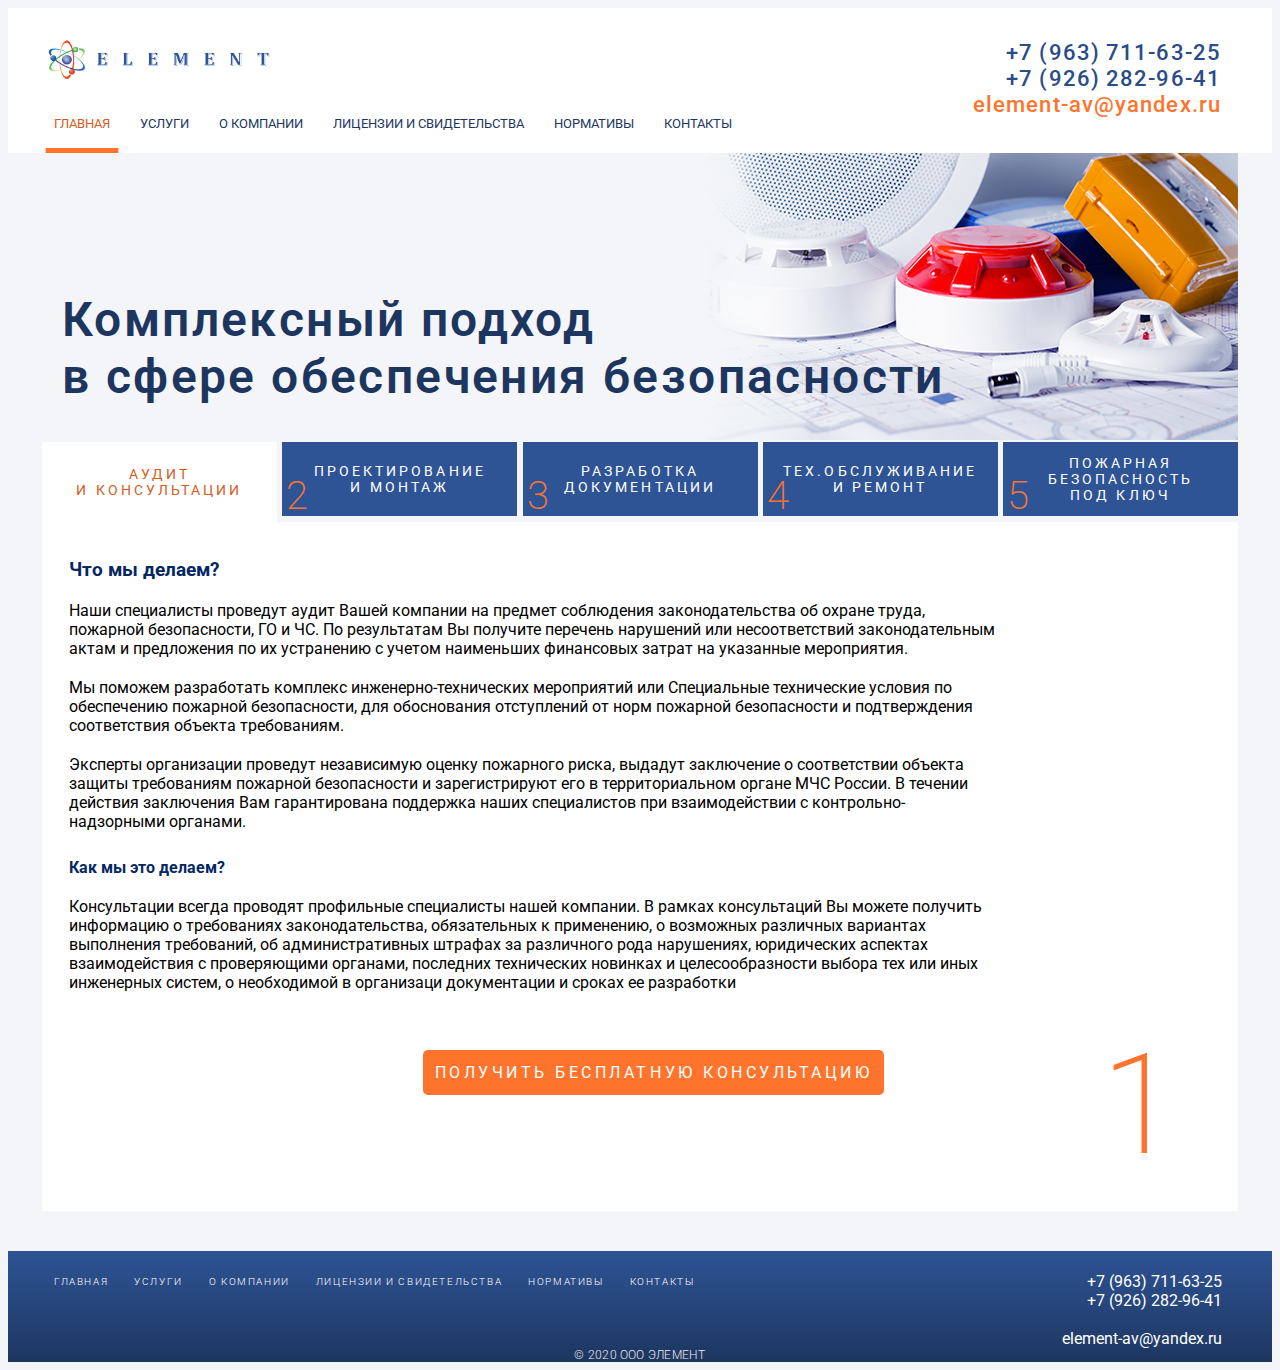
<file: index.html>
<!DOCTYPE html>
<html lang="ru">
<head>
    <meta charset="UTF-8">
    <meta name="viewport" content="width=device-width, initial-scale=1.0">
    <!-- Latest compiled and minified CSS -->
    <link rel="stylesheet" href="https://stackpath.bootstrapcdn.com/bootstrap/3.4.0/css/bootstrap.min.css" integrity="sha384-PmY9l28YgO4JwMKbTvgaS7XNZJ30MK9FAZjjzXtlqyZCqBY6X6bXIkM++IkyinN+" crossorigin="anonymous">
    <!-- Latest compiled and minified JavaScript -->
    <script src="https://code.jquery.com/jquery-1.12.4.min.js" integrity="sha384-nvAa0+6Qg9clwYCGGPpDQLVpLNn0fRaROjHqs13t4Ggj3Ez50XnGQqc/r8MhnRDZ" crossorigin="anonymous"></script>
    <script src="https://stackpath.bootstrapcdn.com/bootstrap/3.4.0/js/bootstrap.min.js" integrity="sha384-vhJnz1OVIdLktyixHY4Uk3OHEwdQqPppqYR8+5mjsauETgLOcEynD9oPHhhz18Nw" crossorigin="anonymous"></script>
    <script src="https://api-maps.yandex.ru/2.1/?apikey=ccc8866a-1088-462c-b26f-1185e83efd47&lang=ru_RU" type="text/javascript"></script>
    <link href="https://fonts.googleapis.com/css?family=Roboto:100,300,400,500,600&display=swap&subset=cyrillic" rel="stylesheet">
    <link rel="stylesheet" href="./css/main.css">
    <title>ООО Элемент</title>
</head>
<body>
    <header>
        <div class="header wrapper">
            <div class="header-box">
                <div class="header-box-company">
                    <div class="header-box-company__logo"><img src="./img/logo.png" alt="Логотип компании Элемент"></div>
                    <!-- <div class="company-name">Element</div> -->
                </div>
                <div class="header-box-contacts">
                    <div class="header-box__contacts__phone">
                        <a href="tel: +79637116325" class="link">+7 (963) 711-63-25</a>
                        <a href="tel: +79262829641" class="link">+7 (926) 282-96-41</a>
                    </div>
                    <a href="mailto: element-av@yandex.ru" class="link header-box__contacts__email">element-av@yandex.ru</a>
                </div>
            </div>
            <div class="navigation-menu-button">
                <div class="navigation-burger"></div>
                <span class="navigation-menu-button__title"></span>
            </div>
            <nav class="navigation">
                <ul class="navigation-list">
                    <li class="navigation-list__item"><a href="./" class="nav-link nav-link-active">Главная</a></li>
                    <li class="navigation-list__item"><a href="./pages/services/services.html" class="nav-link">Услуги</a></li>
                    <li class="navigation-list__item"><a href="./pages/about/about.html" class="nav-link">О компании</a></li>
                    <li class="navigation-list__item"><a href="./pages/licenses/licenses.html" class="nav-link">Лицензии и Свидетельства</a></li>
                    <li class="navigation-list__item"><a href="./pages/standards/standards.html" class="nav-link">Нормативы</a></li>
                    <li class="navigation-list__item"><a href="./pages/contacts/contacts.html" class="nav-link">Контакты</a></li>
                </ul>
                <div class="navigation__close"></div>
            </nav>
        </div>
    </header>
    <main>
        <div class="content wrapper">
            <div class="content-title">
                <h1 class="content-title__text">Комплексный подход<br>в сфере обеспечения безопасности</h1>
            </div>
            <section class="service-wrapper">
                <div class="services dragscroll">
                    <div class="service active">
                        <a href="#" class="link" data-service="service1" data-service_name="audit_i_consultacia">
                        <div class="service__counter">1</div>
                        <span class="service-link-text">АУДИТ<br>И КОНСУЛЬТАЦИИ</span></a>
                    </div>
                    <div class="service">
                        <a href="#" class="link" data-service="service2" data-service_name="proektirovanie_i_montaj">
                        <div class="service__counter">2</div>
                        <span class="service-link-text">ПРОЕКТИРОВАНИЕ<br>И МОНТАЖ</span></a>
                    </div>
                    <div class="service">
                        <a href="#" class="link" data-service="service3" data-service_name="razrabotka_documentacii">
                        <div class="service__counter">3</div>
                        <span class="service-link-text">РАЗРАБОТКА<br>ДОКУМЕНТАЦИИ</span></a>
                    </div>
                    <div class="service">
                        <a href="#" class="link" data-service="service4" data-service_name="tehobslujivanie_i_remont">
                        <div class="service__counter">4</div>
                        <span class="service-link-text">ТЕХ.ОБСЛУЖИВАНИЕ<br>И РЕМОНТ</span></a>
                    </div>
                    <div class="service">
                        <a href="#" class="link" data-service="service5" data-service_name="pojarnaya_bezopasnost_pod_kluch">
                        <div class="service__counter">5</div>
                        <span class="service-link-text">ПОЖАРНАЯ<br>БЕЗОПАСНОСТЬ<br>ПОД КЛЮЧ</span></a>
                    </div>
                </div>
                <div class="service-content">
                    <div class="service__counter">1</div>
                    <div class="service-text service-active" id="service1">
                        <h3 class="service-text-header">Что мы делаем?</h3>
                        <p>Наши специалисты проведут аудит Вашей компании на предмет соблюдения законодательства об охране труда, пожарной безопасности, ГО и ЧС. По результатам Вы получите перечень нарушений или несоответствий законодательным актам и предложения по их устранению с учетом наименьших финансовых затрат на указанные мероприятия.</p>
                        <p>Мы поможем разработать комплекс инженерно-технических мероприятий или Специальные технические условия по обеспечению пожарной безопасности, для обоснования отступлений от норм пожарной безопасности и подтверждения соответствия объекта требованиям.</p>
                        <p>Эксперты организации проведут независимую оценку пожарного риска, выдадут заключение о соответствии объекта защиты требованиям пожарной безопасности и зарегистрируют его в территориальном органе МЧС России. В течении действия заключения Вам гарантирована поддержка наших специалистов при взаимодействии с контрольно-надзорными органами.</p>
                        <h4 class="service-text-header">Как мы это делаем?</h4>
                        <p>Консультации всегда проводят профильные специалисты нашей компании. В рамках консультаций Вы можете получить информацию о требованиях законодательства, обязательных к применению, о возможных различных вариантах выполнения требований, об административных штрафах за различного рода нарушениях, юридических аспектах взаимодействия с проверяющими органами, последних технических новинках и целесообразности выбора тех или иных инженерных систем, о необходимой в организаци документации и сроках ее разработки</p>
                    </div>
                    <div class="service-text" id="service2">
                        <h3 class="service-text-header">Что мы делаем?</h3>
                        <p>Проектирование – самая главная часть создания любых систем безопасности. Проектирование всегда выполняется индивидуально, и учитывает не только размеры объекта и «бюджет», но и его функциональное назначение, объемно-планировочные решения. </p>
                        <p>
                          <span>Проектирование систем безопасности зависит от многих факторов, например: </span>
                          <ul class="service-list">
                            <li class="service-list__item">территориального нахождения зданий и строений, необходимых рубежей охраны. </li>
                            <li class="service-list__item">необходимое и достаточное количество систем в общем комплексе безопасности объекта. </li>
                            <li class="service-list__item">необходимость интеграции всех инженерных систем безопасности</li>
                            <li class="service-list__item">принятой концепции безопасности и многого другого </li>
                          </ul>
                        </p>
                        <p>Учет всех факторов и большой опыт нашего отдела проектирования позволяют предложить Вам проведение работ, приводящих к минимизации затрат на расходные материалы, оборудование и работы. Составление смет на основании разработанных проектов - гарантия быстрого и качественного выполнения монтажных работ, подбора материалов, пусконаладочных работ, а также последующего обслуживания. </p>
                        <p>
                          <span>Проектирование обычно включает в себя четыре основных стадии (стадии проектирования): </span>
                          <ul class="service-list">
                            <li class="service-list__item">Обследование объекта – это изучение точных параметров объекта для определения комплекса мероприятий по разработке «концепции безопасности» и выбор правильного технического предложения.</li>
                            <li class="service-list__item">Составление технического задания – наши специалисты совместно с представителями Заказчика анализируют все факторы риска и участвуют в подготовке исходных данных для технического задания (ТЗ).</li>
                            <li class="service-list__item">Непосредственно проектирование – это уже выпуск рабочей документации, разработка предварительных проектных решений или технического предложения.</li>
                            <li class="service-list__item">Исполнительная документация – создается в обязательном порядке на стадии ввода системы в эксплуатацию. Она уже учитывает все изменения, внесенные в рабочую документацию в процессе монтажных и пусконаладочных работ, в процессе приемочных испытаний и включает в себя руководство пользователя и правила эксплуатации систем.</li>
                          </ul>
                        </p>
                        <p>Правильно подобрать каждый будущий элемент системы, заложив многолетний принцип безотказной работы, осуществить монтаж с соблюдением всех имеющихся норм и правил, соблюдая максимальные характеристики и эксплуатационные возможности, произвести испытания и наладку всей системы, помогут и осуществят наши специалисты.</p>
                    </div>
                    <div class="service-text" id="service3">
                      <h3 class="service-text-header">Что мы делаем?</h3>
                      <p>Экспертный отдел ООО «Элемент» поможет Вам разработать следующие виды документации:</p>
                      <h4 class="service-text-header">В области пожарной безопасности</h4>
                      <ul class="service-list">
                        <li class="service-list__item">Декларация пожарной безопасности</li>
                        <li class="service-list__item">Специальный технические условия на обеспечение пожарной безопасности  объектов или процессов, для которых не предусмотрены нормы</li>
                        <li class="service-list__item">Комплекс инженерно-технических мероприятий по обеспечению пожарной безопасности</li>
                        <li class="service-list__item">Расчет индивидуального пожарного риска</li>
                        <li class="service-list__item">Независимую оценку пожарного риска (аудит пожарной безопасности)</li>
                        <li class="service-list__item">Пожарно-техническое исследование</li>
                        <li class="service-list__item">Мнение специалиста о месте и причине возникновения пожара</li>
                        <li class="service-list__item">Расчет времени эвакуации людей при пожаре</li>
                        <li class="service-list__item">План тушения пожара</li>
                        <li class="service-list__item">План эвакуации при пожаре</li>
                        <li class="service-list__item">Расчет категорий помещений по взрывопожарной и пожарной опасности </li>
                        <li class="service-list__item">Расчет категорий зданий по пожарной опасности</li>
                        <li class="service-list__item">Инструкции в области обеспечения пожарной безопасности</li>
                        <li class="service-list__item">Журналы по обеспечению пожарной безопасности (учета огнетушителей, противопожарного инструктажа)</li>
                        <li class="service-list__item">Распорядительные документы в области обеспечения пожарной безопасности (Приказы)</li>
                      </ul>
                      <h4 class="service-text-header">В области охраны труда</h4>
                      <ul class="service-list">
                        <li class="service-list__item">Приказы в области охраны труда (о назначении ответственных лиц, о перечне должностных лиц и профессий, подлежащих обучению, о прохождении медосмотра и тд)</li>
                        <li class="service-list__item">журналы (регистрации инструктажа, регистрации несчастных случаев, присвоения группы по электробезопасности и т.д.)</li>
                        <li class="service-list__item">программу вводного инструктажа и инструкцию по проведению вводного инструктажа. </li>
                        <li class="service-list__item">инструкции по охране труда </li>
                        <li class="service-list__item">положение о службе охраны труда в организации (при наличии штатного подразделения по охране труда);</li>
                        <li class="service-list__item">должностная инструкция специалиста по охране труда;</li>
                        <li class="service-list__item">положение об организации работы в области охраны труда;</li>
                        <li class="service-list__item">положение о порядке обучения и проверки знаний по охране труда, пожарной безопасности и производственной санитарии работников организации.</li>
                        <li class="service-list__item">варианты тестовых заданий и ответов для проведения проверки знаний по охране труда, пожарной безопасности и производственной санитарии.</li>
                        <li class="service-list__item">перечень бесплатно выдаваемой специальной одежды, специальной обуви и других средств индивидуальной защиты, утверждаемый руководителем организации.</li>
                      </ul>
                      <h4 class="service-text-header">В области ГО и ЧС</h4>
                      <ul class="service-list">
                        <li class="service-list__item">паспорт безопасности (паспорт антитеррористической защищенности) объектов различных категорий</li>
                        <li class="service-list__item">планы работы в области ГО и ЧС (годовой, план работы комиссии ПУФ, развития и совершенствования учебной базы и т.д.)</li>
                        <li class="service-list__item">приказы и положения (о назначении ответственных, о создании комиссий, о структурных подразделениях и т.д.)</li>
                      </ul>
                    </div>
                    <div class="service-text" id="service4">
                      <h3 class="service-text-header">Что мы делаем?</h3>
                      <p>Чтобы чувствовать себя спокойно и безопасно, ваша система безопасности должна быть отлажена и работать без сбоев. </p>
                      <p>Техническое обслуживание систем должно осуществляться ежемесячно. </p>
                      <p>Необходимость технического обслуживания систем противопожарной защиты прописана законодательно, а ответственность за ее работоспособность несет руководитель организации. </p>
                      <p>Доверяя техническое обслуживание профессионалам, Вы обеспечиваете защиту своих интересов. Вмешательство в системы противопожарной защиты работников организаций, не имеющих лицензию МЧС России запрещено.</p>
                      <p>Наши специалисты имеют огромный опыт работы со всеми видами систем противопожарной защиты, видеонаблюдения, СКУД и др.</p>
                    </div>
                    <div class="service-text" id="service5">
                      <h3 class="service-text-header">Что мы делаем?</h3>
                      <p>Пожарная безопасность в организации всегда начинается с распорядительных документов. К таким относятся приказы о назначении ответственных за пожарную безопасность, о создании в организации противопожарного режима (определении мест для курения, о порядке проведения огневых работ, о проведении массовых мероприятий и т.д.). На основании данных приказов разрабатываются инструкции о мерах пожарной безопасности, о порядке действий дежурного персонала при пожаре, об эвакуации при пожаре. Так же в организации должны быть журналы противопожарного инструктажа, учета огнетушителей.</p>
                      <p>Все работники организации должны проходить противопожарный инструктаж. </p>
                      <p>Руководители организации и работники, ответственные за пожарную безопасность должны проходить курс пожарно-технического минимума. </p>
                      <p>В ходе своей деятельности организация должна строго соблюдать требования Федерального законодательства в области пожарной безопасности. За нарушение требований пожарной безопасности предусмотрена административная, а в некоторых случаях, и уголовная ответственность. </p>
                      <p>Кроме документации руководителям необходимо обеспечить наличие первичных средств пожаротушения (их периодическое освидетельствование), перекатку пожарных рукавов, тренировки по эвакуации, проверку и нанесение огнезащитных составов и многое другое.</p>
                      <p>Пожарная безопасность зданий и сооружений начинается с разработки проектной документации. В соответствии с действующим законодательством все инженерные системы противопожарной защиты монтируются на основании разработанных проектов. Кроме того, на объекты нового строительства разрабатывается и регистрируется в территориальном органе МЧС декларация пожарной безопасности. </p>
                      <p>Все объекты подлежат оборудованию системами противопожарной защиты в зависимости от своих характеристик и назначения. К таким системам относятся: автоматическая пожарная сигнализация, оповещения и управления эвакуацией людей при пожаре, автоматического пожаротушения, противодымной защиты. Другие инженерные системы здания должны управляться от командных импульсов систем обнаружения пожара. Существуют различные виды систем пожарной сигнализации (аналоговая, адресная), систем оповещения о пожаре (звуковые, речевые), систем пожаротушения (водяного, порошкового, газового пожаротушения), противодымной защиты (дымоудаления, подпора воздуха). Широкий спектр производителей, как Российских, так и зарубежных, позволяет подобрать подходящие системы для конкретных объектов с учетом финансовых возможностей и предпочтений конечного заказчика. В ходе эксплуатации зданий и сооружений необходимо обеспечить непрерывное техническое обслуживание и планово-предупредительный ремонт всех этих систем.</p>
                      <p>Обеспечение огнестойкости объектов осуществляется путем применения в строительстве определенных материалов и их огнезащитной обработке. Так, например, используемые в строительстве несущие металлические конструкции всегда подлежат огнезащитной обработке. </p>
                      <p>Обеспечение безопасной эвакуации достигается в ходе применения объемно-планировочных решений и применении противопожарных систем.</p>
                      <p>Во всех аспектах обеспечения пожарной безопасности руководителю организации разобраться сложно, а иногда и невозможно, так как на руководителе лежит задача по организации работы компании. Для этого и созданы компании, способные «под ключ» обеспечить пожарную безопасность объекта с момента его проектирования на всех этапах эксплуатации.</p>
                      <p>ООО «Элемент» создана именно для таких целей. Наши специалисты различных профилей способны решить возникающие вопросы и найти наиболее подходящий вариант для каждого клиента. Монтаж и техническое обслуживание систем, разработка документации, проведении исследований, обоснование отступлений от нормативных требований – это малая часть того, чем занимается наша организация. </p>
                      <p>Работая с нами Вы получаете экономию времени и качественный результат.</p>
                    </div>
                    <div class="callback-popup">
                        <div class="link popup-button">ПОЛУЧИТЬ БЕСПЛАТНУЮ КОНСУЛЬТАЦИЮ</div>
                    </div>
                    <div class="service-left"></div>
                    <div class="service-right"></div>
                </div>

                <!-- <div id="accordion" role="tablist" aria-multiselectable="true">
                    <div class="panel panel-default">
                      <div class="panel-heading" role="tab" id="headingOne">
                        <h4 class="panel-title">
                          <a data-toggle="collapse" data-parent="#accordion" href="#collapseOne" aria-expanded="false" aria-controls="collapseOne">
                            Collapsible Group Item #1
                          </a>
                        </h4>
                      </div>
                      <div id="collapseOne" class="panel-collapse collapse" role="tabpanel" aria-labelledby="headingOne">
                        Anim pariatur cliche reprehenderit, enim eiusmod high life accusamus terry richardson ad squid. 3 wolf moon officia aute, non cupidatat skateboard dolor brunch. Food truck quinoa nesciunt laborum eiusmod. Brunch 3 wolf moon tempor, sunt aliqua put a bird on it squid single-origin coffee nulla assumenda shoreditch et. Nihil anim keffiyeh helvetica, craft beer labore wes anderson cred nesciunt sapiente ea proident. Ad vegan excepteur butcher vice lomo. Leggings occaecat craft beer farm-to-table, raw denim aesthetic synth nesciunt you probably haven't heard of them accusamus labore sustainable VHS.
                      </div>
                    </div>
                    <div class="panel panel-default">
                      <div class="panel-heading" role="tab" id="headingTwo">
                        <h4 class="panel-title">
                          <a class="collapsed" data-toggle="collapse" data-parent="#accordion" href="#collapseTwo" aria-expanded="false" aria-controls="collapseTwo">
                            Collapsible Group Item #2
                          </a>
                        </h4>
                      </div>
                      <div id="collapseTwo" class="panel-collapse collapse" role="tabpanel" aria-labelledby="headingTwo">
                        Anim pariatur cliche reprehenderit, enim eiusmod high life accusamus terry richardson ad squid. 3 wolf moon officia aute, non cupidatat skateboard dolor brunch. Food truck quinoa nesciunt laborum eiusmod. Brunch 3 wolf moon tempor, sunt aliqua put a bird on it squid single-origin coffee nulla assumenda shoreditch et. Nihil anim keffiyeh helvetica, craft beer labore wes anderson cred nesciunt sapiente ea proident. Ad vegan excepteur butcher vice lomo. Leggings occaecat craft beer farm-to-table, raw denim aesthetic synth nesciunt you probably haven't heard of them accusamus labore sustainable VHS.
                      </div>
                    </div>
                    <div class="panel panel-default">
                      <div class="panel-heading" role="tab" id="headingThree">
                        <h4 class="panel-title">
                          <a class="collapsed" data-toggle="collapse" data-parent="#accordion" href="#collapseThree" aria-expanded="false" aria-controls="collapseThree">
                            Collapsible Group Item #3
                          </a>
                        </h4>
                      </div>
                      <div id="collapseThree" class="panel-collapse collapse" role="tabpanel" aria-labelledby="headingThree">
                        Anim pariatur cliche reprehenderit, enim eiusmod high life accusamus terry richardson ad squid. 3 wolf moon officia aute, non cupidatat skateboard dolor brunch. Food truck quinoa nesciunt laborum eiusmod. Brunch 3 wolf moon tempor, sunt aliqua put a bird on it squid single-origin coffee nulla assumenda shoreditch et. Nihil anim keffiyeh helvetica, craft beer labore wes anderson cred nesciunt sapiente ea proident. Ad vegan excepteur butcher vice lomo. Leggings occaecat craft beer farm-to-table, raw denim aesthetic synth nesciunt you probably haven't heard of them accusamus labore sustainable VHS.
                      </div>
                    </div>
                    <div class="panel panel-default">
                        <div class="panel-heading" role="tab" id="headingThree">
                          <h4 class="panel-title">
                            <a class="collapsed" data-toggle="collapse" data-parent="#accordion" href="#collapseThree" aria-expanded="false" aria-controls="collapseThree">
                              Collapsible Group Item #3
                            </a>
                          </h4>
                        </div>
                        <div id="collapseThree" class="panel-collapse collapse" role="tabpanel" aria-labelledby="headingThree">
                          Anim pariatur cliche reprehenderit, enim eiusmod high life accusamus terry richardson ad squid. 3 wolf moon officia aute, non cupidatat skateboard dolor brunch. Food truck quinoa nesciunt laborum eiusmod. Brunch 3 wolf moon tempor, sunt aliqua put a bird on it squid single-origin coffee nulla assumenda shoreditch et. Nihil anim keffiyeh helvetica, craft beer labore wes anderson cred nesciunt sapiente ea proident. Ad vegan excepteur butcher vice lomo. Leggings occaecat craft beer farm-to-table, raw denim aesthetic synth nesciunt you probably haven't heard of them accusamus labore sustainable VHS.
                        </div>
                    </div>
                    <div class="panel panel-default">
                        <div class="panel-heading" role="tab" id="headingThree">
                          <h4 class="panel-title">
                            <a class="collapsed" data-toggle="collapse" data-parent="#accordion" href="#collapseService_5" aria-expanded="false" aria-controls="collapseService_5">
                              Collapsible Group Item #3
                            </a>
                          </h4>
                        </div>
                        <div id="collapseService_5" class="panel-collapse collapse" role="tabpanel" aria-labelledby="headingThree">
                          Anim pariatur cliche reprehenderit, enim eiusmod high life accusamus terry richardson ad squid. 3 wolf moon officia aute, non cupidatat skateboard dolor brunch. Food truck quinoa nesciunt laborum eiusmod. Brunch 3 wolf moon tempor, sunt aliqua put a bird on it squid single-origin coffee nulla assumenda shoreditch et. Nihil anim keffiyeh helvetica, craft beer labore wes anderson cred nesciunt sapiente ea proident. Ad vegan excepteur butcher vice lomo. Leggings occaecat craft beer farm-to-table, raw denim aesthetic synth nesciunt you probably haven't heard of them accusamus labore sustainable VHS.
                        </div>
                    </div>
                  </div> -->

            </section>
            <section class="mobile-content">
              <div class="mobile-content__discription">
                <p>ООО «Элемент» - это компания специалистов, способных выполнить работы по обеспечению безопасности зданий и сооружений любой сложности.</p>
                <div class="discription-links">
                  <a href="./pages/about/about.html" class="link">Подробнее о компании</a>
                  <a href="./pages/licenses/licenses.html" class="link">Лицензии и свидетельства</a>
                </div>
              </div>
              <div class="mobile-content__navigation">
                <div class="navigation-button">
                  <a href="./pages/services/services.html" class="link">Наши услуги</a>
                </div>
                <div class="navigation-button">
                  <a href="./pages/standards/standards.html" class="link">По каким нормативам мы работаем?</a>
                </div>
                <div class="callback-popup navigation-button">
                  <div class="link popup-button">ПОЛУЧИТЬ БЕСПЛАТНУЮ КОНСУЛЬТАЦИЮ</div>
                </div>
              </div>
              <div class="mobile-content__location">
                <div class="location-howtofind">
                  <h4 class="howtofind-title">Как нас найти?</h4>
                  <p class="howtofind-address">125493 Москва, Кронштадтский б-р, 9 строение 4</p>
                </div>
                <div id="map" class="yandex-map" style="min-width: 100%; height: 271px"></div>
              </div>
            </section>
            <div class="main-background"></div>
        </div>
        
    </main>
    <footer>
        <div class="footer wrapper">
            <div class="footer-box">
                <nav class="navigation">
                    <ul class="navigation-list">
                        <li class="navigation-list__item"><a href="./" class="nav-link">Главная</a></li>
                        <li class="navigation-list__item"><a href="./pages/services/services.html" class="nav-link">Услуги</a></li>
                        <li class="navigation-list__item"><a href="./pages/about/about.html" class="nav-link">О компании</a></li>
                        <li class="navigation-list__item"><a href="./pages/licenses/licenses.html" class="nav-link">Лицензии и Свидетельства</a></li>
                        <li class="navigation-list__item"><a href="./pages/standards/standards.html" class="nav-link">Нормативы</a></li>
                        <li class="navigation-list__item"><a href="./pages/contacts/contacts.html" class="nav-link">Контакты</a></li>
                    </ul>
                </nav>
                <div class="footer-box__contacts">
                    <a href="tel: +79637116325" class="link phone">+7 (963) 711-63-25</a>
                    <a href="tel: +79262829641" class="link phone">+7 (926) 282-96-41</a><br>
                    <a href="mailto: element-av@yandex.ru" class="link">element-av@yandex.ru</a>
                </div>
            </div>
            <div class="copyright">
                <span class="copyright-text">© 2020 ООО ЭЛЕМЕНТ</span>
            </div>
        </div>
    </footer>
    <div class="popup-modal-wrapper main-modal">
        <div class="popup-modal">
            <div class="popup-header">
                <div class="popup-image"></div>
                <div class="popup-header-text"><h3 class="popup-title">Нужна консультация?</h3>
                    <p class="popup-title-text">Пожалуйста, заполните форму ниже,<br>и наши специалисты свяжутся с Вами в ближайшее время.</p>
                </div>
            </div>
            <a href="#" class="popup-close link">[ x ]</a>
            <form action="" id="callback-form" name="callback-form">
                <div class="form-box">
                    <span>Тема сообщения:</span>
                    <select name="service" id="service-select" class="form-item field">
                        <option value="service1" class="field" selected>Аудит на объекте</option>
                        <option value="service2" class="field">Проектирование и монтаж</option>
                        <option value="service3" class="field">Разработка документации</option>
                        <option value="service4" class="field">Тех. обслуживание и ремонт</option>
                        <option value="service5" class="field">Пожарная безопасность под ключ</option>
                        <option value="Consultation" class="field">Консультация</option>
                    </select>
                    <input type="name" name="name" placeholder="Ваше имя*" class="form-item field">
                    <input type="phone" name="phone" placeholder="Номер телефона*" class="form-item field form-box__phone-field" pattern="[+][7][(][0-9]{3}[)][ ][0-9]{3}[-][0-9]{4}">
                    <div class="form-item popup-file add-requisites">
                        <input type="file" name="file" class="popup-file__input" id="file" enctype="multipart/form-data">
                        <!-- accept=".doc,.docx,.xml,application/msword,application/vnd.openxmlformats-officedocument.wordprocessingml.document" -->
                        <label for="file" class="popup-file__label">+ Прикрепить реквизиты компании (опционально)</label>
                    </div>
                    <div class="form-item popup-file__success">
                        <!-- <div class="popup-file__success-file" id="attached-file-01">
                            <span>Название файла.docx</span>
                            <div class="popup-file__remove"></div>
                        </div>
                        <div class="popup-file__success-file" id="attached-file-02">
                            <span>Название файла.docx</span>
                            <div class="popup-file__remove"></div>
                        </div> -->
                    </div>
                </div>
                <div class="checkbox-user-data">
                    <input type="checkbox" class="chckbx" required>
                    <div class="checkbox-text">
                        <span>Даю согласие с </span>
                        <a href="./source/Политика обработки персональных данных.docx" class="link data-policy">политикой обработки персональных данных</a>        
                    </div>
                </div>
                <button class="form-box__send-button">Отправить</button>
            </form>
        </div>
    </div>
    <div class="backtotop">
      <a href="#" class="backtotop-button"></a>
    </div>
</body>
<script src="./js/plugins/dragscroll.js"></script>
<script src="./js/inputmask.min.js"></script>
<script src="./js/jquery.inputmask.js"></script>
<script src="./js/main.js"></script>
</html>
</file>
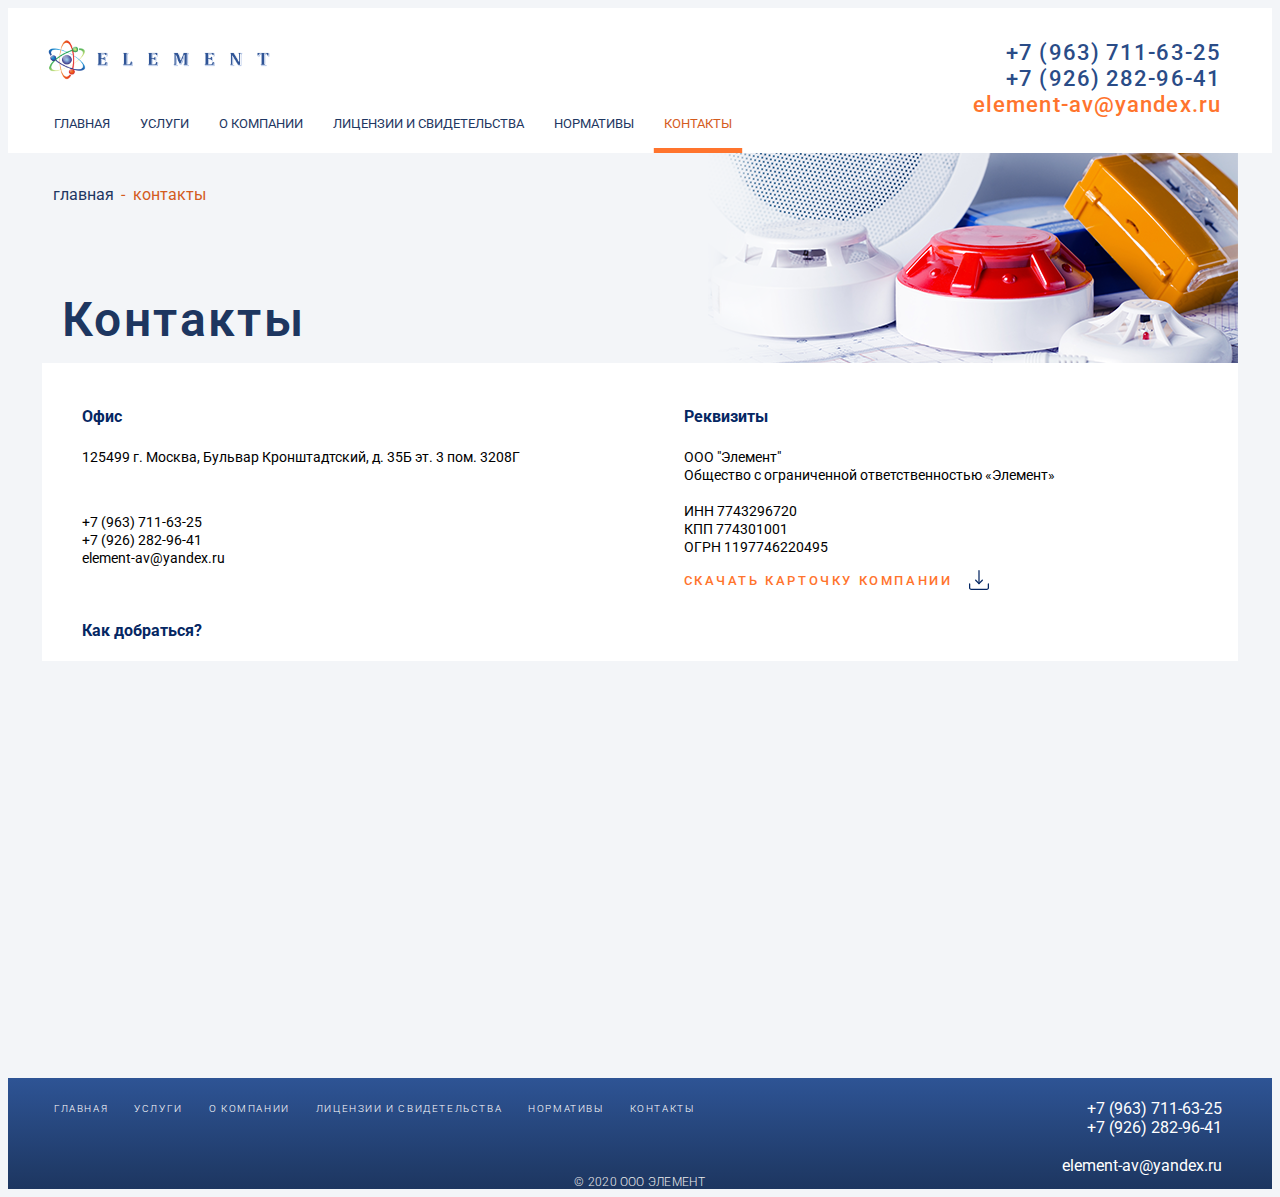
<file: pages/contacts/contacts.html>
<!DOCTYPE html>
<html lang="ru">
<head>
    <meta charset="UTF-8">
    <meta name="viewport" content="width=device-width, initial-scale=1.0">
    <!-- Latest compiled and minified CSS -->
    <link rel="stylesheet" href="https://stackpath.bootstrapcdn.com/bootstrap/3.4.0/css/bootstrap.min.css" integrity="sha384-PmY9l28YgO4JwMKbTvgaS7XNZJ30MK9FAZjjzXtlqyZCqBY6X6bXIkM++IkyinN+" crossorigin="anonymous">
    <!-- Latest compiled and minified JavaScript -->
    <script src="https://code.jquery.com/jquery-1.12.4.min.js" integrity="sha384-nvAa0+6Qg9clwYCGGPpDQLVpLNn0fRaROjHqs13t4Ggj3Ez50XnGQqc/r8MhnRDZ" crossorigin="anonymous"></script>
    <script src="https://stackpath.bootstrapcdn.com/bootstrap/3.4.0/js/bootstrap.min.js" integrity="sha384-vhJnz1OVIdLktyixHY4Uk3OHEwdQqPppqYR8+5mjsauETgLOcEynD9oPHhhz18Nw" crossorigin="anonymous"></script>
    <script src="https://api-maps.yandex.ru/2.1/?apikey=ccc8866a-1088-462c-b26f-1185e83efd47&lang=ru_RU" type="text/javascript"></script>
    <link href="https://fonts.googleapis.com/css?family=Roboto:100,300,400,500,600&display=swap&subset=cyrillic" rel="stylesheet">
    <link rel="stylesheet" href="../contacts/css/contacts.css">
    <title>ООО Элемент</title>
</head>
<body>
    <header>
        <div class="header wrapper">
            <div class="header-box">
                <div class="header-box-company">
                    <div class="header-box-company__logo"><img src="../../img/logo.png" alt="Логотип компании Элемент"></div>
                    <!-- <div class="company-name">Element</div> -->
                </div>
                <div class="header-box-contacts">
                    <div class="header-box__contacts__phone">
                        <a href="tel: +79637116325" class="link">+7 (963) 711-63-25</a>
                        <a href="tel: +79262829641" class="link">+7 (926) 282-96-41</a>
                    </div>
                    <a href="mailto: element-av@yandex.ru" class="link header-box__contacts__email">element-av@yandex.ru</a>
                </div>
            </div>
            <div class="navigation-menu-button">
                <div class="navigation-burger"></div>
                <span class="navigation-menu-button__title"></span>
            </div>
            <nav class="navigation">
                <ul class="navigation-list">
                    <li class="navigation-list__item"><a href="../../" class="nav-link">Главная</a></li>
                    <li class="navigation-list__item"><a href="../services/services.html" class="nav-link">Услуги</a></li>
                    <li class="navigation-list__item"><a href="../about/about.html" class="nav-link">О компании</a></li>
                    <li class="navigation-list__item"><a href="../licenses/licenses.html" class="nav-link">Лицензии и Свидетельства</a></li>
                    <li class="navigation-list__item"><a href="../standards/standards.html" class="nav-link">Нормативы</a></li>
                    <li class="navigation-list__item"><a href="./contacts.html" class="nav-link nav-link-active">Контакты</a></li>
                </ul>
                <div class="navigation__close"></div>
            </nav>
        </div>
    </header>
    <main>
        <div class="content wrapper">
            <div class="content-breadcrumbs">
                <ul class="content-breadcrumbs__list">
                    <li class="content-breadcrumbs__list-item"><a href="../../" class="content-breadcrumbs__link">главная</a></li>
                    <li class="content-breadcrumbs__list-item"><a href="../contacts/contacts.html" class="content-breadcrumbs__link content-breadcrumbs__link-active">контакты</a></li>
                </ul>
            </div>
            <div class="content-title">
                <h1 class="content-title__text">Контакты</h1>
            </div>
            <!-- <h1 class="content-title">Контакты</h1> -->
            <section class="contacts content-box">
                <div class="contacts-box">
                    <div class="contacts-box-row">
                        <div class="address">
                            <h4>Офис</h4>
                            <p>125499 г. Москва, Бульвар Кронштадтский, д. 35Б эт. 3 пом. 3208Г</p><br>
                            <p>+7 (963) 711-63-25<br>+7 (926) 282-96-41<br>element-av@yandex.ru</p><br>
                        </div>
                        <div class="howtoget">
                            <h4>Как добраться?</h4>
                            <!-- <p>На автомобиле:</p> -->
                        </div>
                    </div>
                    <div class="contacts-box-row">
                        <div class="requisites">
                            <h4>Реквизиты</h4>
                            <p>ООО "Элемент"<br>
                                Общество с ограниченной ответственностью «Элемент»<br><br>
                                ИНН 7743296720<br>
                                КПП 774301001<br>
                                ОГРН 1197746220495
                            </p>
                            
                        </div>
                        <div class="download-company-card">
                            <span>СКАЧАТЬ КАРТОЧКУ КОМПАНИИ</span>
                            <a href="../../source/Карточка организации ООО Элемент.docx" class="link download-company-card-link"></a>
                        </div>
                    </div>
                </div>
            </section>
            <div class="main-background"></div>
        </div>
        <div id="map" class="yandex-map" style="min-width: 100%; height: 417px"></div>
        <!-- <div class="main-background"></div> -->
    </main>
    <footer>
        <div class="footer wrapper">
            <div class="footer-box">
                <nav class="navigation">
                    <ul class="navigation-list">
                        <li class="navigation-list__item"><a href="../../" class="nav-link">Главная</a></li>
                        <li class="navigation-list__item"><a href="../services/services.html" class="nav-link">Услуги</a></li>
                        <li class="navigation-list__item"><a href="../about/about.html" class="nav-link">О компании</a></li>
                        <li class="navigation-list__item"><a href="../licenses/licenses.html" class="nav-link">Лицензии и Свидетельства</a></li>
                        <li class="navigation-list__item"><a href="../standards/standards.html" class="nav-link">Нормативы</a></li>
                        <li class="navigation-list__item"><a href="../contacts/contacts.html" class="nav-link">Контакты</a></li>
                    </ul>
                </nav>
                <div class="footer-box__contacts">
                    <a href="tel: +79637116325" class="link phone">+7 (963) 711-63-25</a>
                    <a href="tel: +79262829641" class="link phone">+7 (926) 282-96-41</a><br>
                    <a href="mailto: element-av@yandex.ru" class="link">element-av@yandex.ru</a>
                </div>
            </div>
            <div class="copyright">
                <span class="copyright-text">© 2020 ООО ЭЛЕМЕНТ</span>
            </div>
        </div>
    </footer>
    <div class="backtotop">
        <a href="#" class="backtotop-button"></a>
      </div>
</body>
<!-- <link rel="stylesheet" href="../../css/main.css"> -->
<script src="../../js/main.js"></script>
<!-- <script src="../../js/contacts.js"></script> -->
</html>
</file>
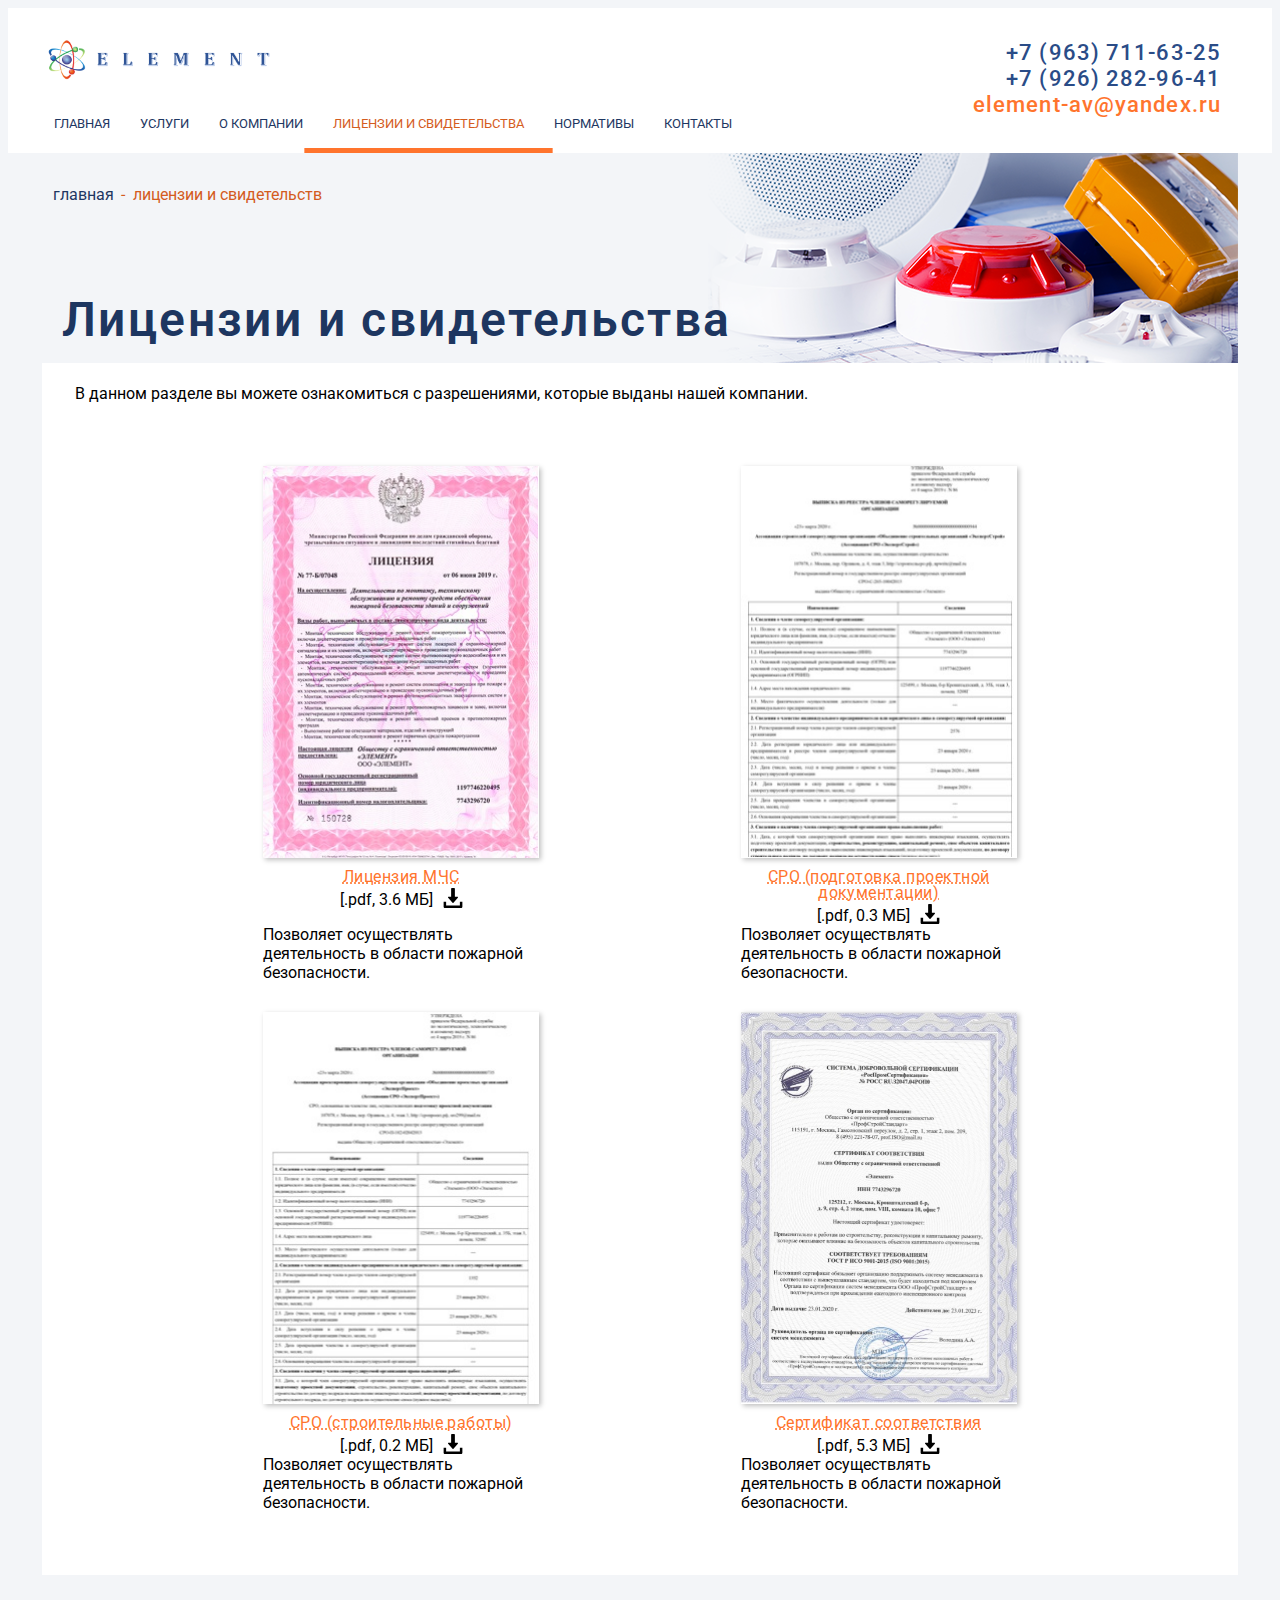
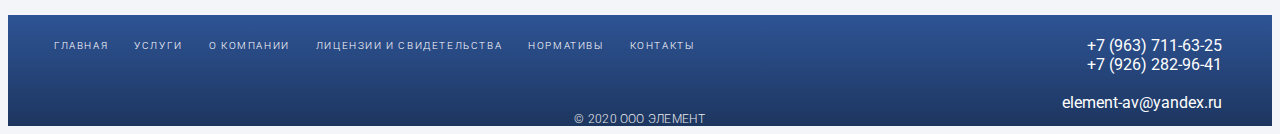
<file: pages/licenses/licenses.html>
<!DOCTYPE html>
<html lang="ru">
<head>
    <meta charset="UTF-8">
    <meta name="viewport" content="width=device-width, initial-scale=1.0">
    <!-- Latest compiled and minified CSS -->
    <link rel="stylesheet" href="https://stackpath.bootstrapcdn.com/bootstrap/3.4.0/css/bootstrap.min.css" integrity="sha384-PmY9l28YgO4JwMKbTvgaS7XNZJ30MK9FAZjjzXtlqyZCqBY6X6bXIkM++IkyinN+" crossorigin="anonymous">
    <!-- Latest compiled and minified JavaScript -->
    <script src="https://code.jquery.com/jquery-1.12.4.min.js" integrity="sha384-nvAa0+6Qg9clwYCGGPpDQLVpLNn0fRaROjHqs13t4Ggj3Ez50XnGQqc/r8MhnRDZ" crossorigin="anonymous"></script>
    <script src="https://stackpath.bootstrapcdn.com/bootstrap/3.4.0/js/bootstrap.min.js" integrity="sha384-vhJnz1OVIdLktyixHY4Uk3OHEwdQqPppqYR8+5mjsauETgLOcEynD9oPHhhz18Nw" crossorigin="anonymous"></script>
    <link href="https://fonts.googleapis.com/css?family=Roboto:100,300,400,500,600&display=swap&subset=cyrillic" rel="stylesheet">
    <link rel="stylesheet" href="./css/licenses.css">
    <title>ООО Элемент</title>
</head>
<body>
<header>
    <div class="header wrapper">
        <div class="header-box">
            <div class="header-box-company">
                <div class="header-box-company__logo"><img src="../../img/logo.png" alt="Логотип компании Элемент"></div>
                <!-- <div class="company-name">Element</div> -->
            </div>
            <div class="header-box-contacts">
                <div class="header-box__contacts__phone">
                    <a href="tel: +79637116325" class="link">+7 (963) 711-63-25</a>
                    <a href="tel: +79262829641" class="link">+7 (926) 282-96-41</a>
                </div>
                <a href="mailto: element-av@yandex.ru" class="link header-box__contacts__email">element-av@yandex.ru</a>
            </div>
        </div>
        <div class="navigation-menu-button">
            <div class="navigation-burger"></div>
            <span class="navigation-menu-button__title"></span>
        </div>
        <nav class="navigation">
            <ul class="navigation-list">
                <li class="navigation-list__item"><a href="../../" class="nav-link">Главная</a></li>
                <li class="navigation-list__item"><a href="../services/services.html" class="nav-link">Услуги</a></li>
                <li class="navigation-list__item"><a href="../about/about.html" class="nav-link">О компании</a></li>
                <li class="navigation-list__item"><a href="./licenses.html" class="nav-link nav-link-active">Лицензии и Свидетельства</a></li>
                <li class="navigation-list__item"><a href="../standards/standards.html" class="nav-link">Нормативы</a></li>
                <li class="navigation-list__item"><a href="../contacts/contacts.html" class="nav-link">Контакты</a></li>
            </ul>
            <div class="navigation__close"></div>
        </nav>
    </div>
</header>
<main>
    <div class="content wrapper">
        <div class="content-breadcrumbs">
            <ul class="content-breadcrumbs__list">
                <li class="content-breadcrumbs__list-item"><a href="../../" class="content-breadcrumbs__link">главная</a></li>
                <li class="content-breadcrumbs__list-item"><a href="../licenses/licenses.html" class="content-breadcrumbs__link content-breadcrumbs__link-active">лицензии и свидетельств</a></li>
            </ul>
        </div>
        <div class="content-title">
            <h1 class="content-title__text">Лицензии и свидетельства</h1>
        </div>
        <section class="content-box">
            <div class="licenses-box">
                <div class="licenses-box__discription">В данном разделе вы можете ознакомиться с разрешениями, которые выданы нашей компании.</div>
                <div class="licenses-box__licenses">
                    <div class="licenses-box__licenses-row">
                        <div class="license">
                            <div class="license__img" style="background-image: url('../../img/licenses/license_mchs.jpg')"></div>
                            <div class="license__name">
                                <a href="../../source/licenses/pdf/МЧС лицензия.pdf" target="blank" class="link">
                                    Лицензия МЧС
                                </a>
                            </div>
                            <div class="license__prop">[.pdf, 3.6 МБ]<a href="../../source/licenses/pdf/МЧС лицензия.pdf" target="blank" class="link license__prop-download-link"><div class="license__prop-download-img"></div></a></div>
                            <div class="license__discription">Позволяет осуществлять деятельность в области пожарной безопасности.</div>
                        </div>
                        <div class="license">
                            <div class="license__img" style="background-image: url('../../img/licenses/sro_proekt.jpg');"></div>
                            <div class="license__name">
                                <a href="../../source/licenses/pdf/СРО проект_выписка_2020-03-23.pdf" target="blank" class="link">
                                    СРО (подготовка проектной документации)
                                </a>
                            </div>
                            <div class="license__prop">[.pdf, 0.3 МБ]<a href="../../source/licenses/pdf/СРО проект_выписка_2020-03-23.pdf" target="blank" class="link license__prop-download-link"><div class="license__prop-download-img"></div></a></div>
                            <div class="license__discription">Позволяет осуществлять деятельность в области пожарной безопасности.</div>
                        </div>
                    </div>
                    <div class="licenses-box__licenses-row">
                        <div class="license">
                            <div class="license__img" style="background-image: url('../../img/licenses/sro_montaj.jpg');"></div>
                            <div class="license__name">
                                <a href="../../source/licenses/pdf/СРО монтаж_выписка_2020-03-23.pdf" target="blank" class="link">
                                    СРО (строительные работы)
                                </a>
                            </div>
                            <div class="license__prop">[.pdf, 0.2 МБ]<a href="../../source/licenses/pdf/СРО монтаж_выписка_2020-03-23.pdf" target="blank" class="link license__prop-download-link"><div class="license__prop-download-img"></div></a></div>
                            <div class="license__discription">Позволяет осуществлять деятельность в области пожарной безопасности.</div>
                        </div>
                        <div class="license">
                            <div class="license__img" style="background-image: url('../../img/licenses/iso_9001.jpg');"></div>
                            <div class="license__name">
                                <a href="../../source/licenses/pdf/ИСО стройка+проект.pdf" target="blank" class="link">
                                    Сертификат соответствия
                                </a>
                            </div>
                            <div class="license__prop">[.pdf, 5.3 МБ]<a href="../../source/licenses/pdf/ИСО стройка+проект.pdf" target="blank" class="link license__prop-download-link"><div class="license__prop-download-img"></div></a></div>
                            <div class="license__discription">Позволяет осуществлять деятельность в области пожарной безопасности.</div>
                        </div>
                    </div>
                </div>
            </div>
        </section>
        <div class="main-background"></div>
    </div>
    <!-- <div class="main-background"></div> -->
</main>
<footer>
    <div class="footer wrapper">
        <div class="footer-box">
            <nav class="navigation">
                <ul class="navigation-list">
                    <li class="navigation-list__item"><a href="../../" class="nav-link">Главная</a></li>
                    <li class="navigation-list__item"><a href="../services/services.html" class="nav-link">Услуги</a></li>
                    <li class="navigation-list__item"><a href="../about/about.html" class="nav-link">О компании</a></li>
                    <li class="navigation-list__item"><a href="../licenses/licenses.html" class="nav-link">Лицензии и Свидетельства</a></li>
                    <li class="navigation-list__item"><a href="../standards/standards.html" class="nav-link">Нормативы</a></li>
                    <li class="navigation-list__item"><a href="../contacts/contacts.html" class="nav-link">Контакты</a></li>
                </ul>
            </nav>
            <div class="footer-box__contacts">
                <a href="tel: +79637116325" class="link phone">+7 (963) 711-63-25</a>
                <a href="tel: +79262829641" class="link phone">+7 (926) 282-96-41</a><br>
                <a href="mailto: element-av@yandex.ru" class="link">element-av@yandex.ru</a>
            </div>
        </div>
        <div class="copyright">
            <span class="copyright-text">© 2020 ООО ЭЛЕМЕНТ</span>
        </div>
    </div>
</footer>
<div class="backtotop">
    <a href="#" class="backtotop-button"></a>
</div>
</body>
<script src="../../js/main.js"></script>
</html>
</file>
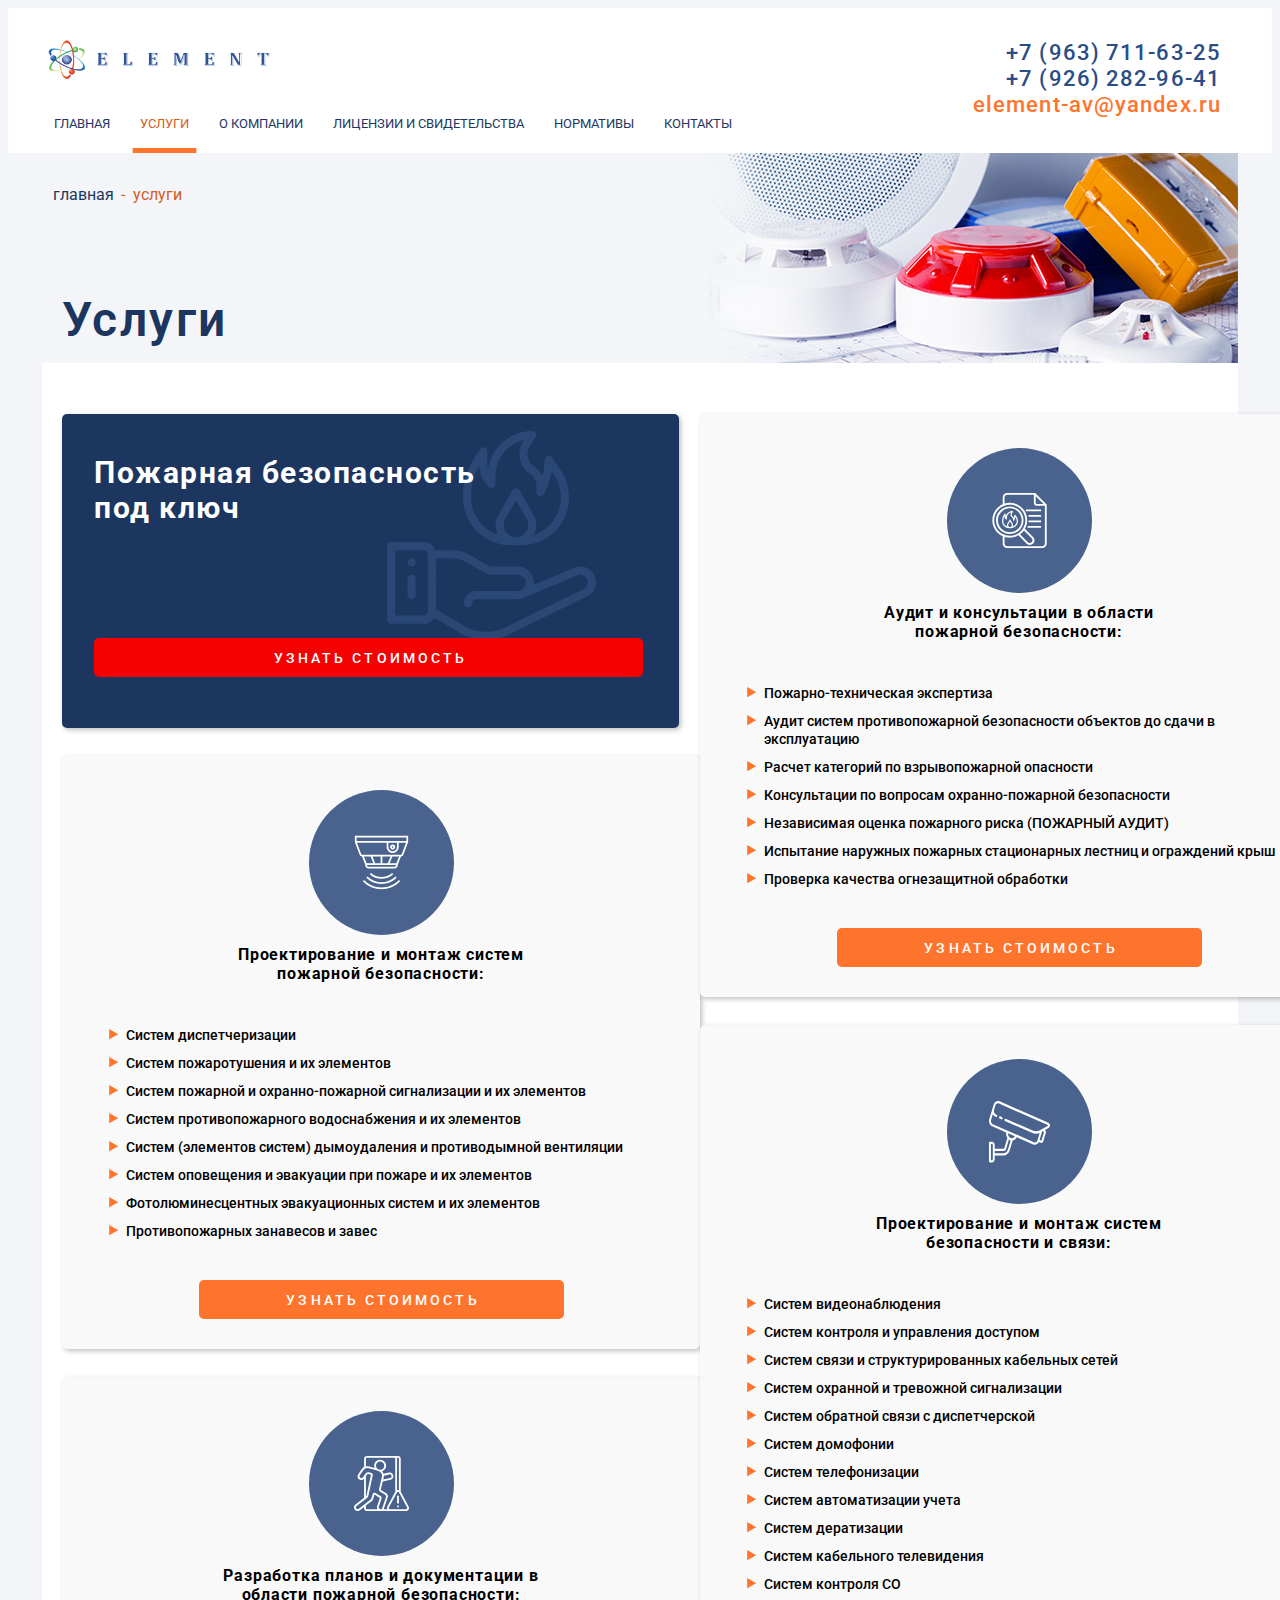
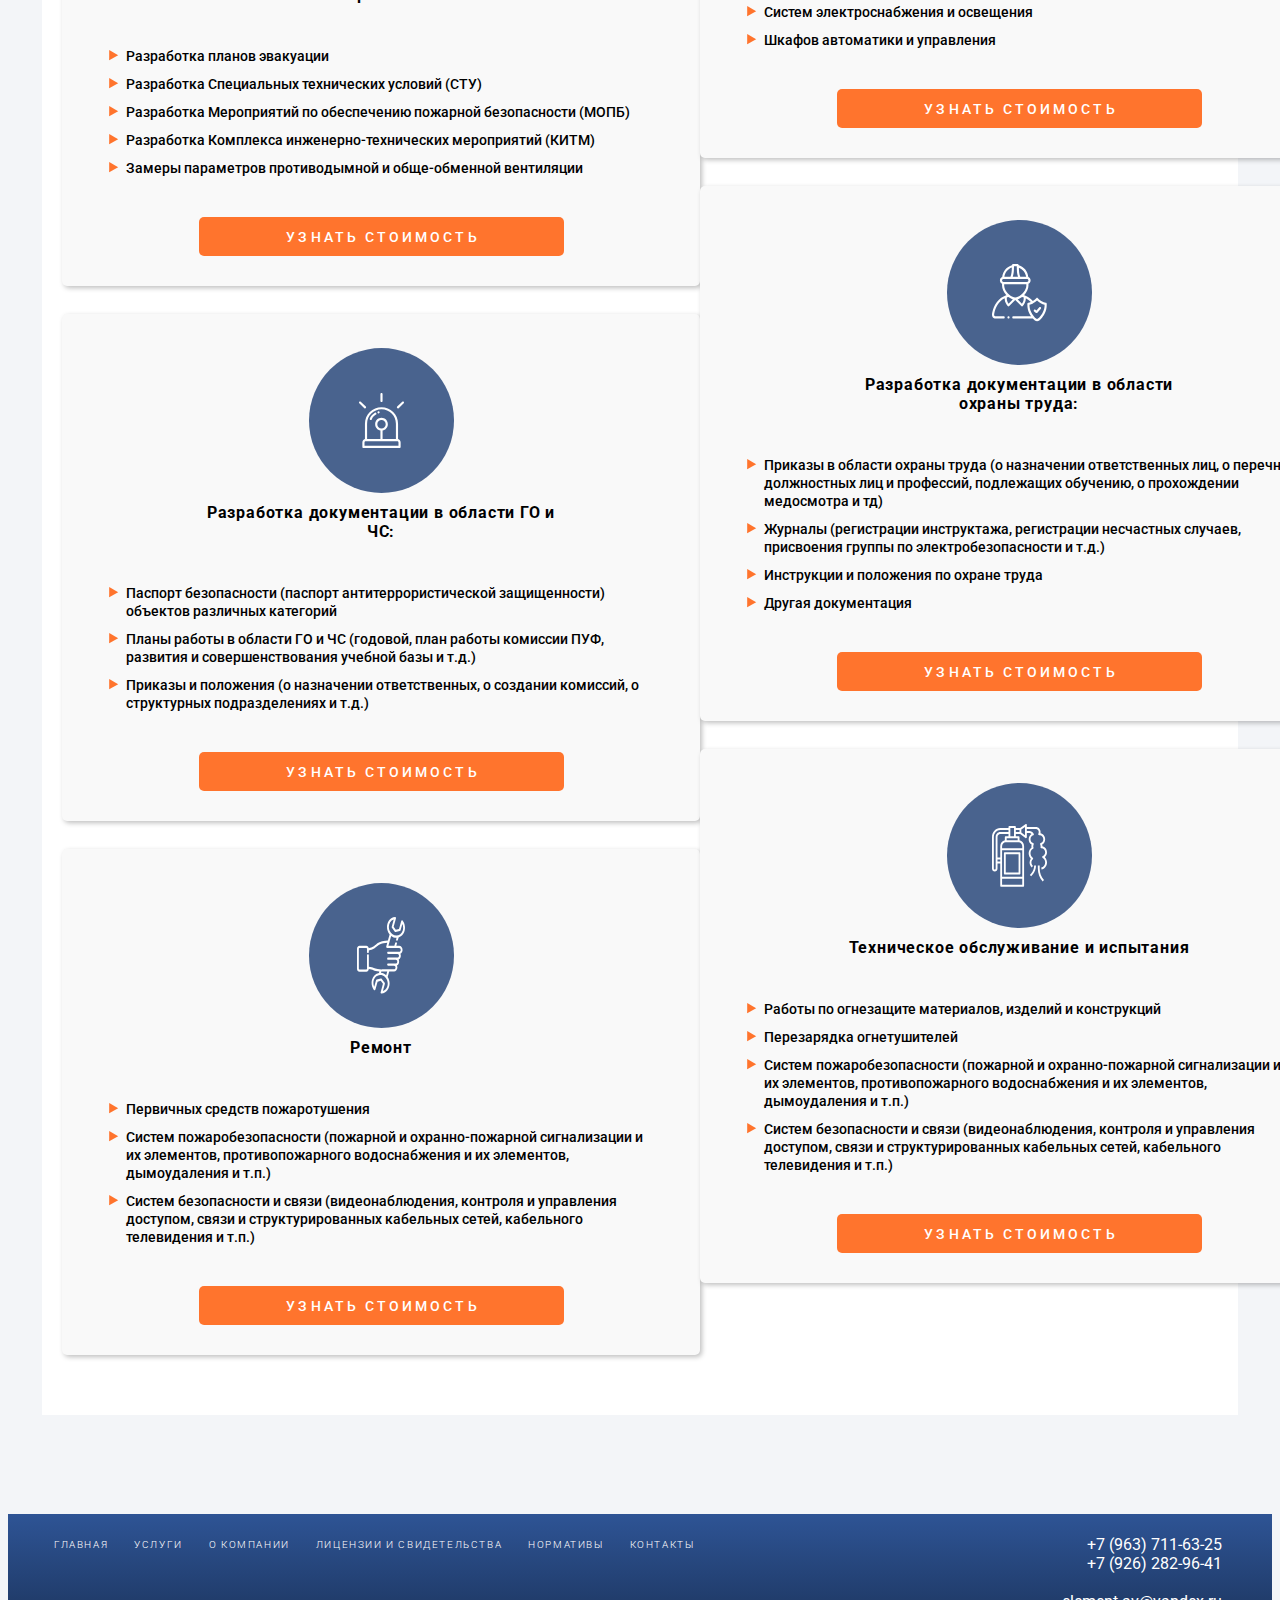
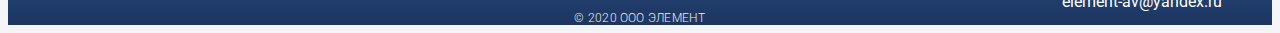
<file: pages/services/services.html>
<!DOCTYPE html>
<html lang="ru">
<head>
    <meta charset="UTF-8">
    <meta name="viewport" content="width=device-width, initial-scale=1.0">
    <!-- Latest compiled and minified CSS -->
    <link rel="stylesheet" href="https://stackpath.bootstrapcdn.com/bootstrap/3.4.0/css/bootstrap.min.css" integrity="sha384-PmY9l28YgO4JwMKbTvgaS7XNZJ30MK9FAZjjzXtlqyZCqBY6X6bXIkM++IkyinN+" crossorigin="anonymous">
    <!-- Latest compiled and minified JavaScript -->
    <script src="https://code.jquery.com/jquery-1.12.4.min.js" integrity="sha384-nvAa0+6Qg9clwYCGGPpDQLVpLNn0fRaROjHqs13t4Ggj3Ez50XnGQqc/r8MhnRDZ" crossorigin="anonymous"></script>
    <script src="https://stackpath.bootstrapcdn.com/bootstrap/3.4.0/js/bootstrap.min.js" integrity="sha384-vhJnz1OVIdLktyixHY4Uk3OHEwdQqPppqYR8+5mjsauETgLOcEynD9oPHhhz18Nw" crossorigin="anonymous"></script>
    <link href="https://fonts.googleapis.com/css?family=Roboto:100,300,400,500,600&display=swap&subset=cyrillic" rel="stylesheet">
    <link rel="stylesheet" href="./css/services.css">
    <title>ООО Элемент</title>
</head>
<body>
    <header>
        <div class="header wrapper">
            <div class="header-box">
                <div class="header-box-company">
                    <div class="header-box-company__logo"><img src="../../img/logo.png" alt="Логотип компании Элемент"></div>
                    <!-- <div class="company-name">Element</div> -->
                </div>
                <div class="header-box-contacts">
                    <div class="header-box__contacts__phone">
                        <a href="tel: +79637116325" class="link">+7 (963) 711-63-25</a>
                        <a href="tel: +79262829641" class="link">+7 (926) 282-96-41</a>
                    </div>
                    <a href="mailto: element-av@yandex.ru" class="link header-box__contacts__email">element-av@yandex.ru</a>
                </div>
            </div>
            <div class="navigation-menu-button">
                <div class="navigation-burger"></div>
                <span class="navigation-menu-button__title"></span>
            </div>
            <nav class="navigation">
                <ul class="navigation-list">
                    <li class="navigation-list__item"><a href="../../" class="nav-link">Главная</a></li>
                    <li class="navigation-list__item"><a href="./services.html" class="nav-link nav-link-active">Услуги</a></li>
                    <li class="navigation-list__item"><a href="../about/about.html" class="nav-link">О компании</a></li>
                    <li class="navigation-list__item"><a href="../licenses/licenses.html" class="nav-link">Лицензии и Свидетельства</a></li>
                    <li class="navigation-list__item"><a href="../standards/standards.html" class="nav-link">Нормативы</a></li>
                    <li class="navigation-list__item"><a href="../contacts/contacts.html" class="nav-link">Контакты</a></li>
                </ul>
                <div class="navigation__close"></div>
            </nav>
        </div>
    </header>
    <main>
        <div class="content wrapper">
            <div class="content-breadcrumbs">
                <ul class="content-breadcrumbs__list">
                    <li class="content-breadcrumbs__list-item"><a href="../../" class="content-breadcrumbs__link">главная</a></li>
                    <li class="content-breadcrumbs__list-item"><a href="./services.html" class="content-breadcrumbs__link content-breadcrumbs__link-active">услуги</a></li>
                </ul>
            </div>
            <div class="content-title">
                <h1 class="content-title__text">Услуги</h1>
            </div>
            <div class="services-page content-box">
                <div class="content-box-col">
                    <div class="content-box__text fire-safety">
                        <h4 class="content-box__text-title">Пожарная безопасность под ключ</h4>
                        <div class="content-box__text-price-button">
                            <a href="#" class="link price-button-link popup-button">
                                <div></div>
                                <span>Узнать стоимость</span>
                            </a>
                        </div>
                    </div>
                    <div class="content-box__text">
                        <div class="content-box__text-service-logo" style="background-image: url('./img/icon-fire-sys.svg');"></div>
                        <h4 class="content-box__text-title">Проектирование и монтаж систем пожарной безопасности:</h4>
                        <ul class="content-box__text-service-list">
                            <li class="service-list__item">Систем диспетчеризации</li>
                            <li class="service-list__item">Систем пожаротушения и их элементов</li>
                            <li class="service-list__item">Систем пожарной и охранно-пожарной сигнализации и их элементов</li>
                            <li class="service-list__item">Систем противопожарного водоснабжения и их элементов</li>
                            <li class="service-list__item">Систем (элементов систем) дымоудаления и противодымной вентиляции</li>
                            <li class="service-list__item">Систем оповещения и эвакуации при пожаре и их элементов</li>
                            <li class="service-list__item">Фотолюминесцентных эвакуационных систем и их элементов</li>
                            <li class="service-list__item">Противопожарных занавесов и завес</li>
                        </ul>
                        <div class="content-box__text-price-button">
                            <a href="#" class="link price-button-link popup-button">
                                <div></div>
                                <span>Узнать стоимость</span>
                            </a>
                        </div>
                    </div>
                    <div class="content-box__text">
                        <div class="content-box__text-service-logo" style="background-image: url('./img/icon-razr-plan-doc.svg');"></div>
                        <h4 class="content-box__text-title">Разработка планов и документации в области пожарной безопасности:</h4>
                        <ul class="content-box__text-service-list">
                            <li class="service-list__item">Разработка планов эвакуации</li>
                            <li class="service-list__item">Разработка Специальных технических условий (СТУ)</li>
                            <li class="service-list__item">Разработка Мероприятий по обеспечению пожарной безопасности (МОПБ)</li>
                            <li class="service-list__item">Разработка Комплекса инженерно-технических мероприятий (КИТМ)</li>
                            <li class="service-list__item">Замеры параметров противодымной и обще-обменной вентиляции</li>
                        </ul>
                        <div class="content-box__text-price-button">
                            <a href="#" class="link price-button-link popup-button">
                                <div></div>
                                <span>Узнать стоимость</span>
                            </a>
                        </div>
                    </div>
                    <div class="content-box__text">
                        <div class="content-box__text-service-logo" style="background-image: url('./img/icon-razr-go-chs.svg');"></div>
                        <h4 class="content-box__text-title">Разработка документации в области ГО и ЧС:</h4>
                        <ul class="content-box__text-service-list">
                            <li class="service-list__item">Паспорт безопасности (паспорт антитеррористической защищенности) объектов различных категорий</li>
                            <li class="service-list__item">Планы работы в области ГО и ЧС (годовой, план работы комиссии ПУФ, развития и совершенствования учебной базы и т.д.)</li>
                            <li class="service-list__item">Приказы и положения (о назначении ответственных, о создании комиссий, о структурных подразделениях и т.д.)</li>
                        </ul>
                        <div class="content-box__text-price-button">
                            <a href="#" class="link price-button-link popup-button">
                                <div></div>
                                <span>Узнать стоимость</span>
                            </a>
                        </div>
                    </div>
                    <div class="content-box__text">
                        <div class="content-box__text-service-logo" style="background-image: url('./img/icon-remont.svg');"></div>
                        <h4 class="content-box__text-title">Ремонт</h4>
                        <ul class="content-box__text-service-list">
                            <li class="service-list__item">Первичных средств пожаротушения</li>
                            <li class="service-list__item">Систем пожаробезопасности (пожарной и охранно-пожарной сигнализации и их элементов, противопожарного водоснабжения и их элементов, дымоудаления и т.п.)</li>
                            <li class="service-list__item">Систем безопасности и связи (видеонаблюдения, контроля и управления доступом, связи и структурированных кабельных сетей, кабельного телевидения и т.п.)</li>
                        </ul>
                        <div class="content-box__text-price-button">
                            <a href="#" class="link price-button-link popup-button">
                                <div></div>
                                <span>Узнать стоимость</span>
                            </a>
                        </div>
                    </div>
                </div>
                <div class="content-box-col">
                    <div class="content-box__text">
                        <div class="content-box__text-service-logo" style="background-image: url('./img/icon-audit.svg');"></div>
                        <h4 class="content-box__text-title">Аудит и консультации в области пожарной безопасности:</h4>
                        <ul class="content-box__text-service-list">
                            <li class="service-list__item">Пожарно-техническая экспертиза</li>
                            <li class="service-list__item">Аудит систем противопожарной безопасности объектов до сдачи в эксплуатацию</li>
                            <li class="service-list__item">Расчет категорий по взрывопожарной опасности</li>
                            <li class="service-list__item">Консультации по вопросам охранно-пожарной безопасности</li>
                            <li class="service-list__item">Независимая оценка пожарного риска (ПОЖАРНЫЙ АУДИТ)</li>
                            <li class="service-list__item">Испытание наружных пожарных стационарных лестниц и ограждений крыш</li>
                            <li class="service-list__item">Проверка качества огнезащитной обработки</li>
                        </ul>
                        <div class="content-box__text-price-button">
                            <a href="#" class="link price-button-link popup-button">
                                <div></div>
                                <span>Узнать стоимость</span>
                            </a>
                        </div>
                    </div>
                    <div class="content-box__text">
                        <div class="content-box__text-service-logo" style="background-image: url('./img/icon-video.svg');"></div>
                        <h4 class="content-box__text-title">Проектирование и монтаж систем безопасности и связи:</h4>
                        <ul class="content-box__text-service-list">
                            <li class="service-list__item">Систем видеонаблюдения</li>
                            <li class="service-list__item">Систем контроля и управления доступом</li>
                            <li class="service-list__item">Систем связи и структурированных кабельных сетей</li>
                            <li class="service-list__item">Систем охранной и тревожной сигнализации</li>
                            <li class="service-list__item">Систем обратной связи с диспетчерской</li>
                            <li class="service-list__item">Систем домофонии</li>
                            <li class="service-list__item">Систем телефонизации</li>
                            <li class="service-list__item">Систем автоматизации учета</li>
                            <li class="service-list__item">Систем дератизации</li>
                            <li class="service-list__item">Систем кабельного телевидения</li>
                            <li class="service-list__item">Систем контроля СО</li>
                            <li class="service-list__item">Систем электроснабжения и освещения</li>
                            <li class="service-list__item">Шкафов автоматики и управления</li>
                        </ul>
                        <div class="content-box__text-price-button">
                            <a href="#" class="link price-button-link popup-button">
                                <div></div>
                                <span>Узнать стоимость</span>
                            </a>
                        </div>
                    </div>
                    <div class="content-box__text">
                        <div class="content-box__text-service-logo" style="background-image: url('./img/icon-razr-ohr-tru.svg');"></div>
                        <h4 class="content-box__text-title">Разработка документации в области охраны труда:</h4>
                        <ul class="content-box__text-service-list">
                            <li class="service-list__item">Приказы в области охраны труда (о назначении ответственных лиц, о перечне должностных лиц и профессий, подлежащих обучению, о прохождении медосмотра и тд)</li>
                            <li class="service-list__item">Журналы (регистрации инструктажа, регистрации несчастных случаев, присвоения группы по электробезопасности и т.д.)</li>
                            <li class="service-list__item">Инструкции и положения по охране труда</li>
                            <li class="service-list__item">Другая документация</li>
                        </ul>
                        <div class="content-box__text-price-button">
                            <a href="#" class="link price-button-link popup-button">
                                <div></div>
                                <span>Узнать стоимость</span>
                            </a>
                        </div>
                    </div>
                    <div class="content-box__text">
                        <div class="content-box__text-service-logo" style="background-image: url('./img/icon-teh-obs-isp.svg');"></div>
                        <h4 class="content-box__text-title">Техническое обслуживание и испытания</h4>
                        <ul class="content-box__text-service-list">
                            <li class="service-list__item">Работы по огнезащите материалов, изделий и конструкций</li>
                            <li class="service-list__item">Перезарядка огнетушителей</li>
                            <li class="service-list__item">Систем пожаробезопасности (пожарной и охранно-пожарной сигнализации и их элементов, противопожарного водоснабжения и их элементов, дымоудаления и т.п.)</li>
                            <li class="service-list__item">Систем безопасности и связи (видеонаблюдения, контроля и управления доступом, связи и структурированных кабельных сетей, кабельного телевидения и т.п.)</li>
                        </ul>
                        <div class="content-box__text-price-button">
                            <a href="#" class="link price-button-link popup-button">
                                <div></div>
                                <span>Узнать стоимость</span>
                            </a>
                        </div>
                    </div>
                </div>
                
            </div>
            <div class="main-background"></div>
        </div>
        <!-- <div class="main-background"></div> -->
    </main>
    <footer>
        <div class="footer wrapper">
            <div class="footer-box">
                <nav class="navigation">
                    <ul class="navigation-list">
                        <li class="navigation-list__item"><a href="../../" class="nav-link">Главная</a></li>
                        <li class="navigation-list__item"><a href="./services.html" class="nav-link">Услуги</a></li>
                        <li class="navigation-list__item"><a href="../about/about.html" class="nav-link">О компании</a></li>
                        <li class="navigation-list__item"><a href="../licenses/licenses.html" class="nav-link">Лицензии и Свидетельства</a></li>
                        <li class="navigation-list__item"><a href="../standards/standards.html" class="nav-link">Нормативы</a></li>
                        <li class="navigation-list__item"><a href="../contacts/contacts.html" class="nav-link">Контакты</a></li>
                    </ul>
                </nav>
                <div class="footer-box__contacts">
                    <a href="tel: +79637116325" class="link phone">+7 (963) 711-63-25</a>
                    <a href="tel: +79262829641" class="link phone">+7 (926) 282-96-41</a><br>
                    <a href="mailto: element-av@yandex.ru" class="link">element-av@yandex.ru</a>
                </div>
            </div>
            <div class="copyright">
                <span class="copyright-text">© 2020 ООО ЭЛЕМЕНТ</span>
            </div>
        </div>
    </footer>
    <div class="popup-modal-wrapper services-modal">
        <div class="popup-modal">
            <div class="popup-header">
                <div class="popup-image"></div>
                <div class="popup-header-text"><h3 class="popup-title">Мы готовы сделать Вам лучшее предложение!</h3>
                    <p class="popup-title-text">Пожалуйста, заполните форму ниже, чтобы наш менеджер смог Вам перезвонить</p>
                </div>
            </div>
            <a href="#" class="popup-close link">[ x ]</a>
            <form action="" id="callback-form">
                <div class="form-box">
                    <input type="name" name="name" placeholder="Ваше имя*" class="form-item field">
                    <input type="phone" name="phone" placeholder="Номер телефона*" class="form-item field form-box__phone-field" pattern="[+][7][(][0-9]{3}[)][ ][0-9]{3}[-][0-9]{4}">
                </div>
                <div class="checkbox-user-data">
                    <input type="checkbox" class="chckbx" required>
                    <div class="checkbox-text">
                        <span>Даю согласие с </span>
                        <a href="../../source/Политика обработки персональных данных.docx" class="link data-policy">политикой обработки персональных данных</a>        
                    </div>
                </div>
                <button class="form-box__send-button">Отправить</button>
            </form>
        </div>
    </div>
    <div class="backtotop">
        <a href="#" class="backtotop-button"></a>
    </div>
</body>
<script src="../../js/inputmask.min.js"></script>
<script src="../../js/jquery.inputmask.js"></script>
<script src="../../js/main.js"></script>
</html>
</file>
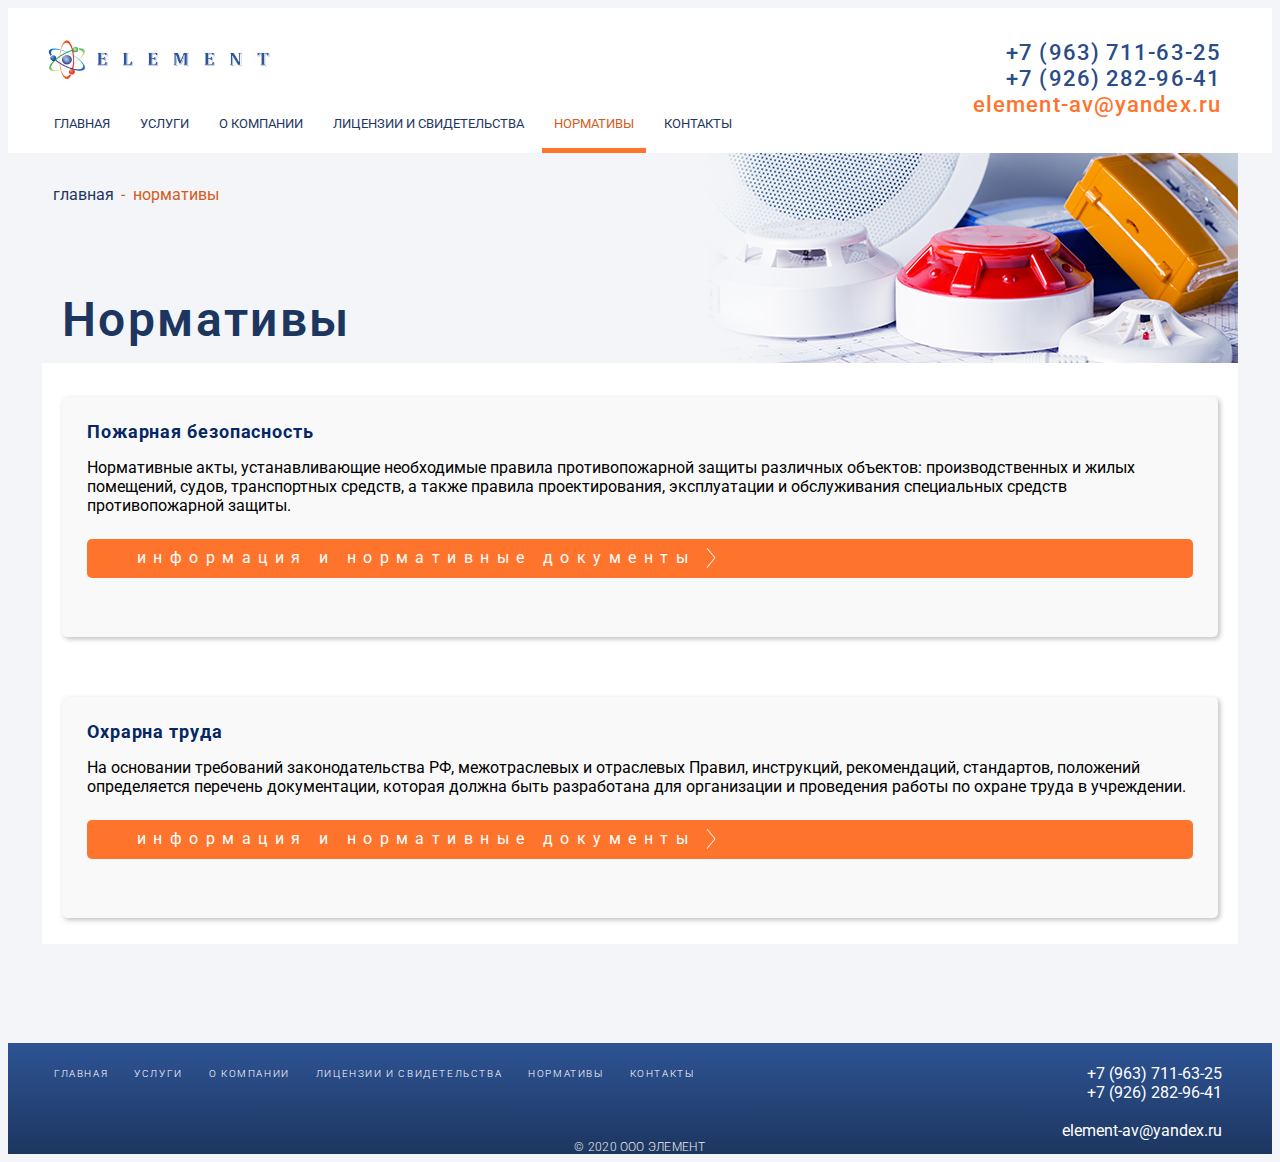
<file: pages/standards/standards.html>
<!DOCTYPE html>
<html lang="ru">
<head>
    <meta charset="UTF-8">
    <meta name="viewport" content="width=device-width, initial-scale=1.0">
    <!-- Latest compiled and minified CSS -->
    <link rel="stylesheet" href="https://stackpath.bootstrapcdn.com/bootstrap/3.4.0/css/bootstrap.min.css" integrity="sha384-PmY9l28YgO4JwMKbTvgaS7XNZJ30MK9FAZjjzXtlqyZCqBY6X6bXIkM++IkyinN+" crossorigin="anonymous">
    <!-- Latest compiled and minified JavaScript -->
    <script src="https://code.jquery.com/jquery-1.12.4.min.js" integrity="sha384-nvAa0+6Qg9clwYCGGPpDQLVpLNn0fRaROjHqs13t4Ggj3Ez50XnGQqc/r8MhnRDZ" crossorigin="anonymous"></script>
    <script src="https://stackpath.bootstrapcdn.com/bootstrap/3.4.0/js/bootstrap.min.js" integrity="sha384-vhJnz1OVIdLktyixHY4Uk3OHEwdQqPppqYR8+5mjsauETgLOcEynD9oPHhhz18Nw" crossorigin="anonymous"></script>
    <link href="https://fonts.googleapis.com/css?family=Roboto:100,300,400,500,600&display=swap&subset=cyrillic" rel="stylesheet">
    <link rel="stylesheet" href="./css/standards.css">
    <title>ООО Элемент</title>
</head>
<body>
    <header>
        <div class="header wrapper">
            <div class="header-box">
                <div class="header-box-company">
                    <div class="header-box-company__logo"><img src="../../img/logo.png" alt="Логотип компании Элемент"></div>
                    <!-- <div class="company-name">Element</div> -->
                </div>
                <div class="header-box-contacts">
                    <div class="header-box__contacts__phone">
                        <a href="tel: +79637116325" class="link">+7 (963) 711-63-25</a>
                        <a href="tel: +79262829641" class="link">+7 (926) 282-96-41</a>
                    </div>
                    <a href="mailto: element-av@yandex.ru" class="link header-box__contacts__email">element-av@yandex.ru</a>
                </div>
            </div>
            <div class="navigation-menu-button">
                <div class="navigation-burger"></div>
                <span class="navigation-menu-button__title"></span>
            </div>
            <nav class="navigation">
                <ul class="navigation-list">
                    <li class="navigation-list__item"><a href="../../" class="nav-link">Главная</a></li>
                    <li class="navigation-list__item"><a href="../services/services.html" class="nav-link">Услуги</a></li>
                    <li class="navigation-list__item"><a href="../about/about.html" class="nav-link">О компании</a></li>
                    <li class="navigation-list__item"><a href="../licenses/licenses.html" class="nav-link">Лицензии и Свидетельства</a></li>
                    <li class="navigation-list__item"><a href="./standards.html" class="nav-link nav-link-active">Нормативы</a></li>
                    <li class="navigation-list__item"><a href="../contacts/contacts.html" class="nav-link">Контакты</a></li>
                </ul>
                <div class="navigation__close"></div>
            </nav>
        </div>
    </header>
    <main>
        <div class="content wrapper">
            <div class="content-breadcrumbs">
                <ul class="content-breadcrumbs__list">
                    <li class="content-breadcrumbs__list-item"><a href="../../" class="content-breadcrumbs__link">главная</a></li>
                    <li class="content-breadcrumbs__list-item"><a href="../standards/standards.html" class="content-breadcrumbs__link content-breadcrumbs__link-active">нормативы</a></li>
                </ul>
            </div>
            <div class="content-title">
                <h1 class="content-title__text">Нормативы</h1>
            </div>
            <div class="standards content-box">
                <div class="content-box__text">
                    <h4 class="content-box__text-title">Охрарна труда</h4>
                    <p class="content-box__text-p">
                        На основании требований законодательства РФ, межотраслевых и отраслевых Правил, инструкций,
                         рекомендаций, стандартов, положений определяется перечень документации, которая должна быть 
                         разработана для организации и проведения работы по охране труда в учреждении.
                    </p>
                    <div class="content-box__text-button">
                        <a href="./labour-protection/labour-protection.html" class="content-box__text-button__link link">
                            <span>информация и нормативные документы</span>
                            <div class="link__arrow"></div>
                        </a>
                    </div>
                </div>
            
                <div class="content-box__text">
                    <h4 class="content-box__text-title">Пожарная безопасность</h4>
                    <p class="content-box__text-p">
                        Нормативные акты, устанавливающие необходимые правила противопожарной защиты различных объектов:
                         производственных и жилых помещений, судов, транспортных средств, а также правила проектирования, 
                         эксплуатации и обслуживания специальных средств противопожарной защиты.
                    </p>
                    <div class="content-box__text-button">
                        <a href="./fire-safety/fire-safety.html" class="link content-box__text-button__link">
                            <span>информация и нормативные документы</span>
                            <div class="link__arrow"></div>
                        </a>
                    </div>
                </div>
            </div>
            <div class="main-background"></div>
        </div>
        <!-- <div class="main-background"></div> -->
    </main>
    <footer>
        <div class="footer wrapper">
            <div class="footer-box">
                <nav class="navigation">
                    <ul class="navigation-list">
                        <li class="navigation-list__item"><a href="../../" class="nav-link">Главная</a></li>
                        <li class="navigation-list__item"><a href="../services/services.html" class="nav-link">Услуги</a></li>
                        <li class="navigation-list__item"><a href="../about/about.html" class="nav-link">О компании</a></li>
                        <li class="navigation-list__item"><a href="../licenses/licenses.html" class="nav-link">Лицензии и Свидетельства</a></li>
                        <li class="navigation-list__item"><a href="../standards/standards.html" class="nav-link">Нормативы</a></li>
                        <li class="navigation-list__item"><a href="../contacts/contacts.html" class="nav-link">Контакты</a></li>
                    </ul>
                </nav>
                <div class="footer-box__contacts">
                    <a href="tel: +79637116325" class="link phone">+7 (963) 711-63-25</a>
                    <a href="tel: +79262829641" class="link phone">+7 (926) 282-96-41</a><br>
                    <a href="mailto: element-av@yandex.ru" class="link">element-av@yandex.ru</a>
                </div>
            </div>
            <div class="copyright">
                <span class="copyright-text">© 2020 ООО ЭЛЕМЕНТ</span>
            </div>
        </div>
    </footer>
    <div class="backtotop">
        <a href="#" class="backtotop-button"></a>
    </div>
</body>
<script src="../../js/main.js"></script>
</html>
</file>
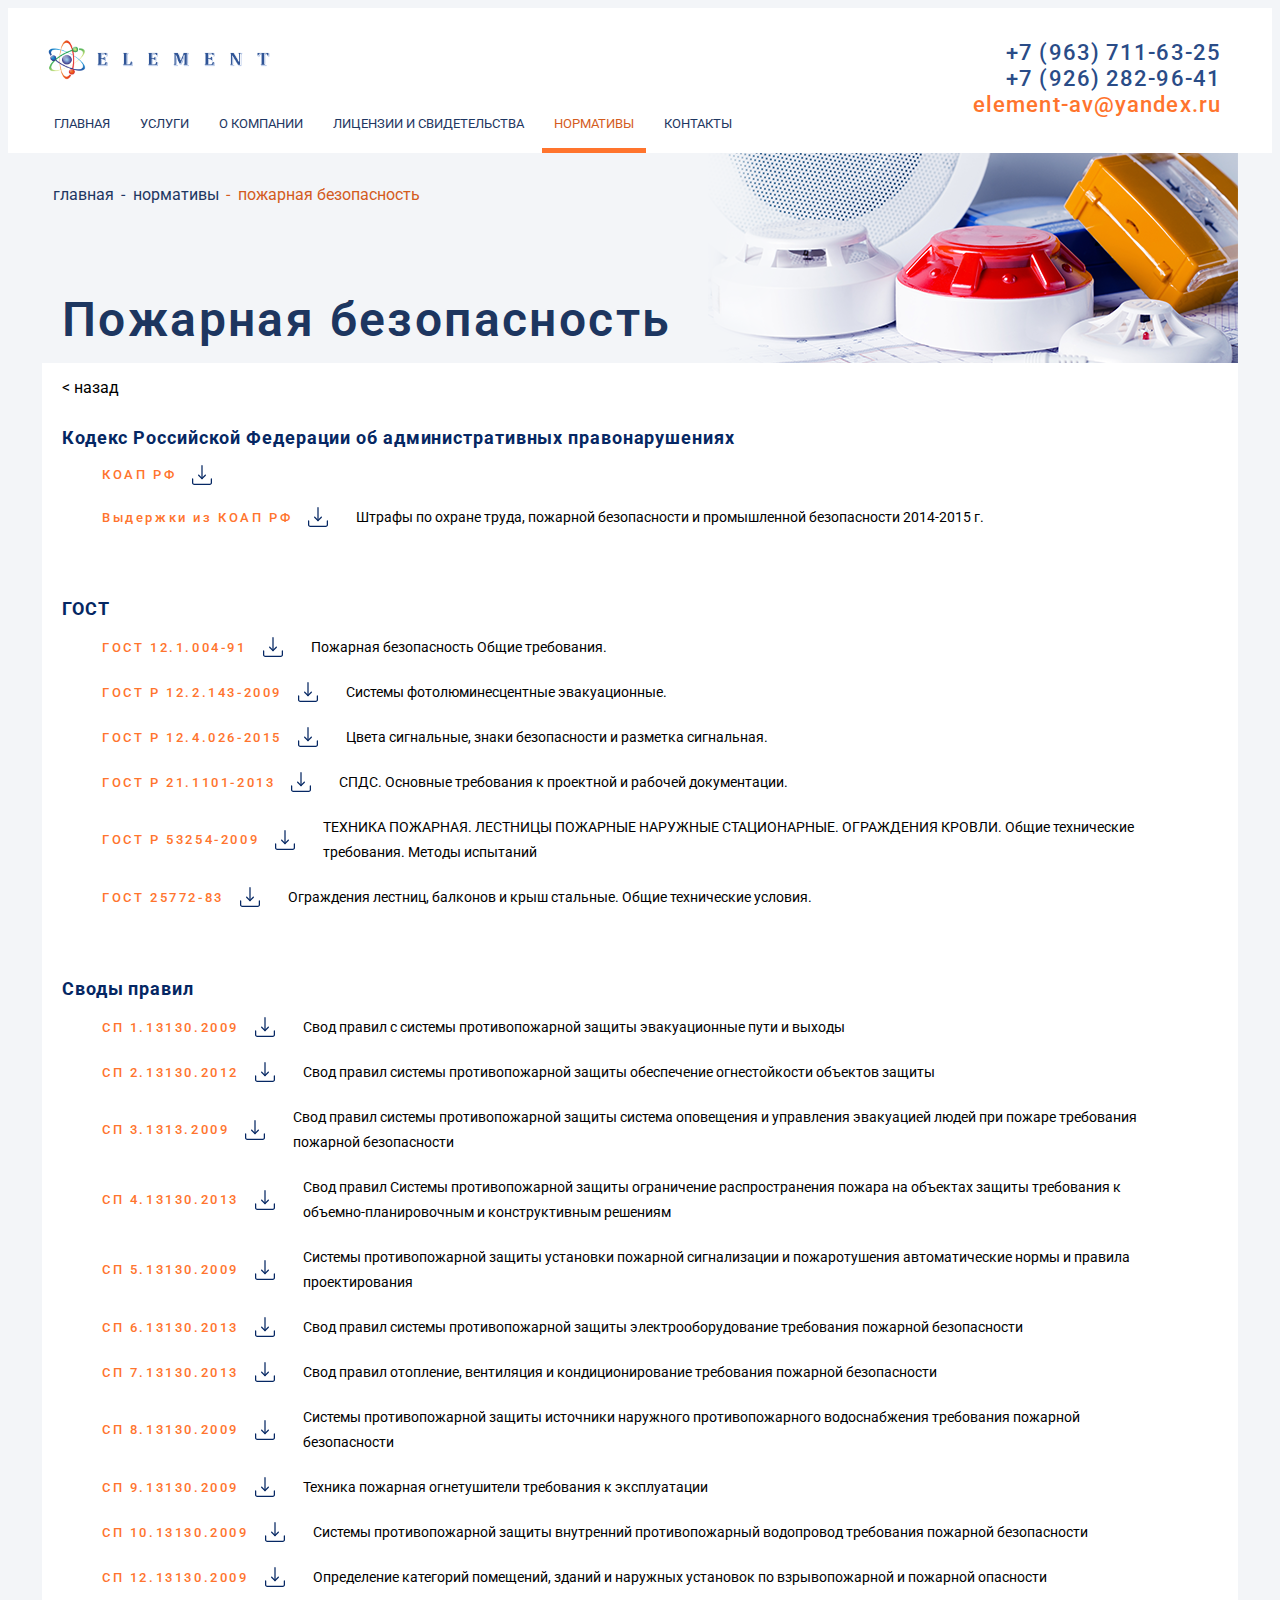
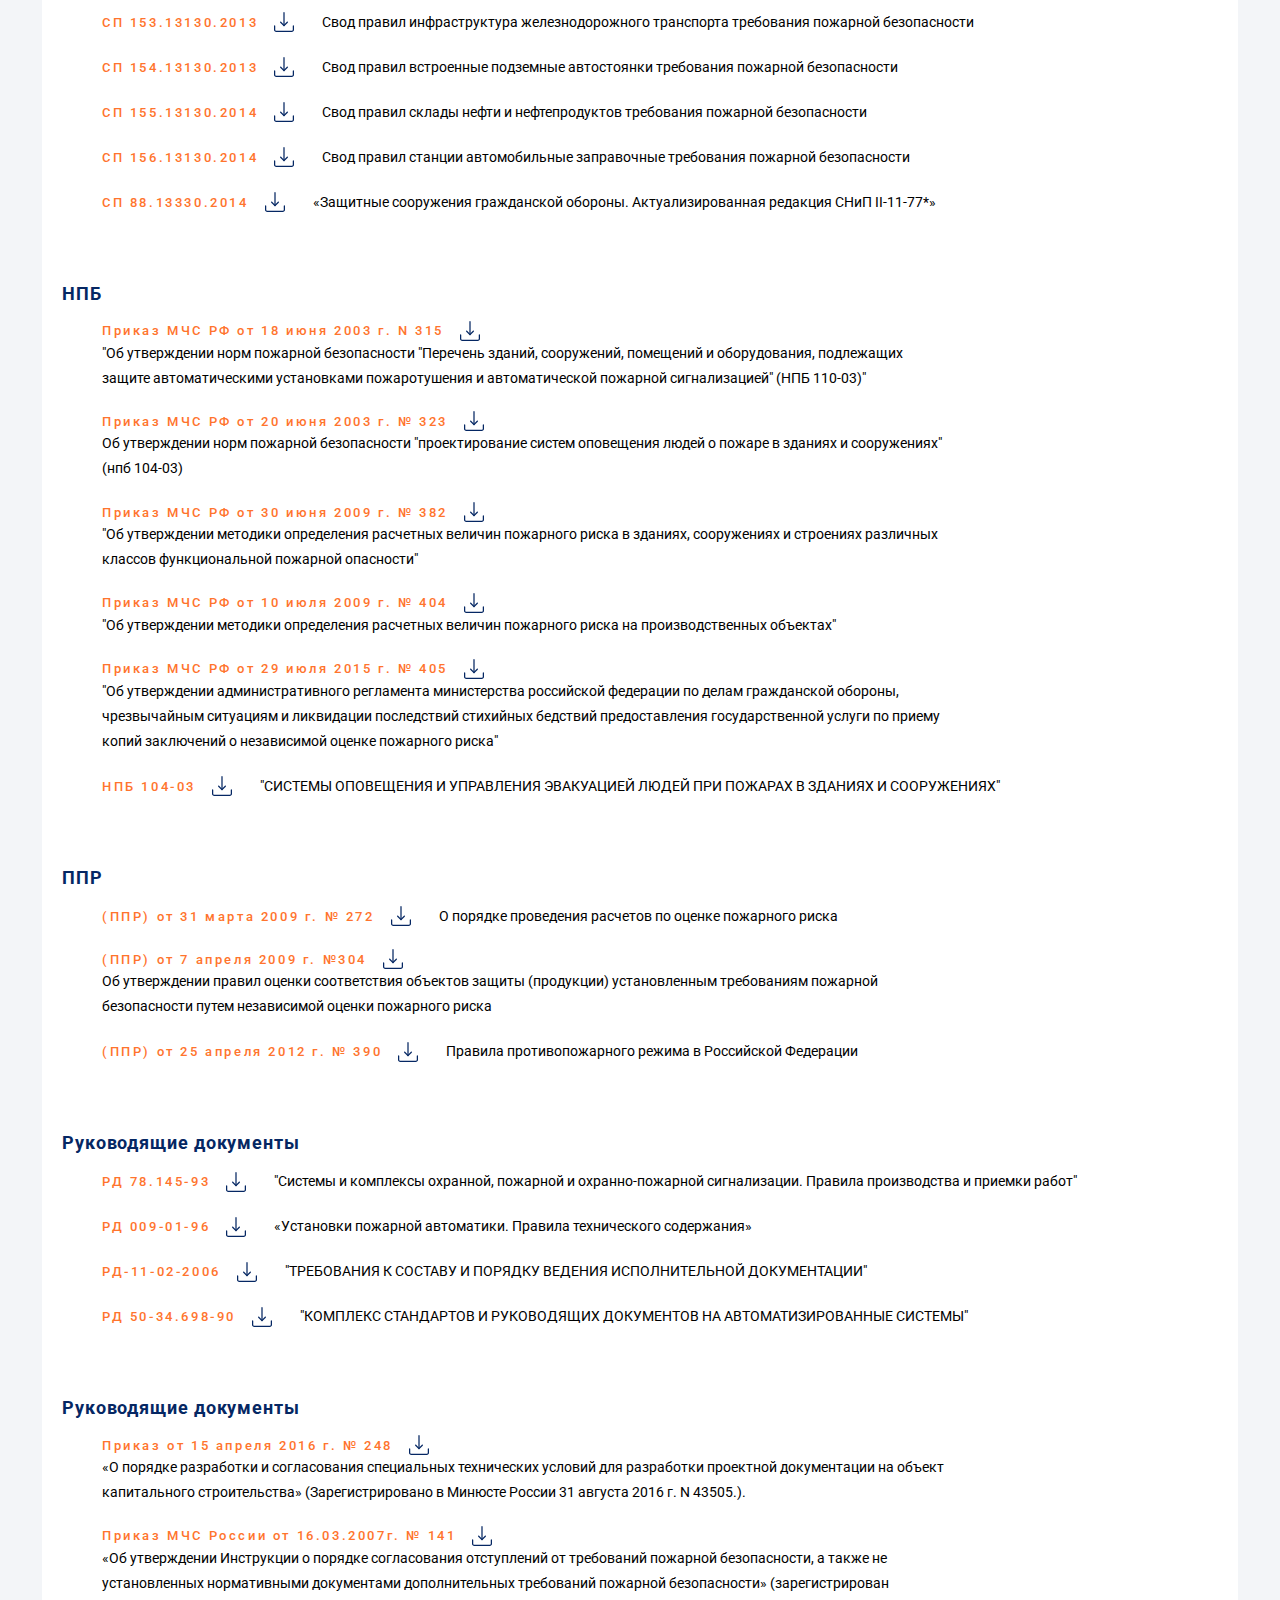
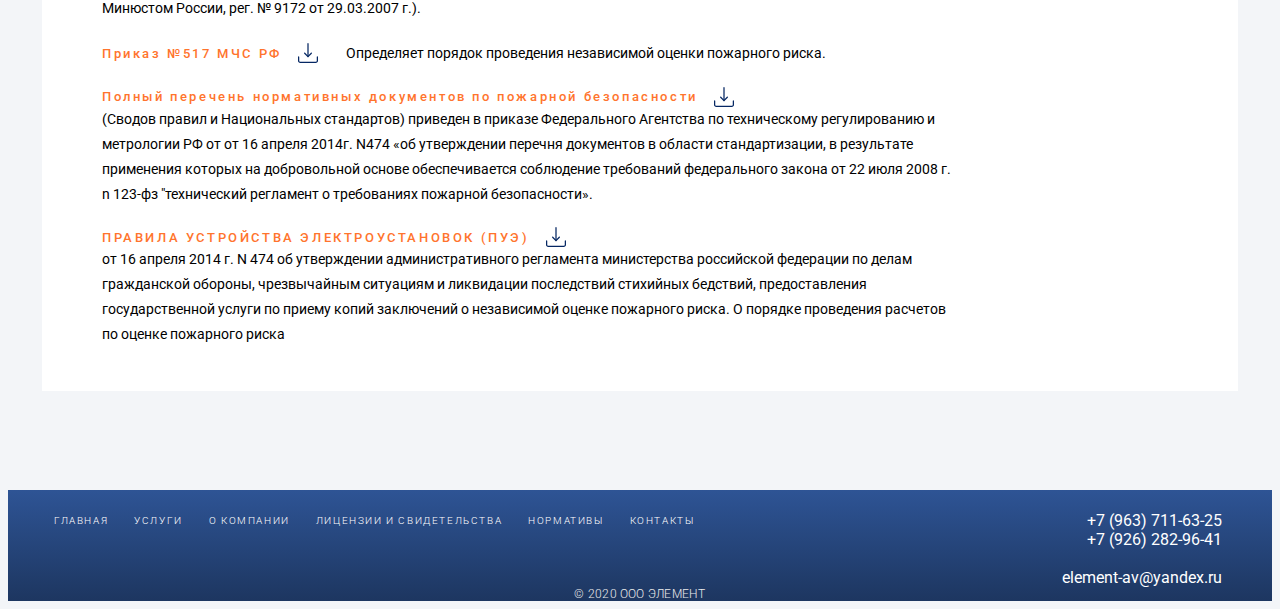
<file: pages/standards/fire-safety/fire-safety.html>
<!DOCTYPE html>
<html lang="ru">
<head>
    <meta charset="UTF-8">
    <meta name="viewport" content="width=device-width, initial-scale=1.0">
    <!-- Latest compiled and minified CSS -->
    <link rel="stylesheet" href="https://stackpath.bootstrapcdn.com/bootstrap/3.4.0/css/bootstrap.min.css" integrity="sha384-PmY9l28YgO4JwMKbTvgaS7XNZJ30MK9FAZjjzXtlqyZCqBY6X6bXIkM++IkyinN+" crossorigin="anonymous">
    <!-- Latest compiled and minified JavaScript -->
    <script src="https://code.jquery.com/jquery-1.12.4.min.js" integrity="sha384-nvAa0+6Qg9clwYCGGPpDQLVpLNn0fRaROjHqs13t4Ggj3Ez50XnGQqc/r8MhnRDZ" crossorigin="anonymous"></script>
    <script src="https://stackpath.bootstrapcdn.com/bootstrap/3.4.0/js/bootstrap.min.js" integrity="sha384-vhJnz1OVIdLktyixHY4Uk3OHEwdQqPppqYR8+5mjsauETgLOcEynD9oPHhhz18Nw" crossorigin="anonymous"></script>
    <link href="https://fonts.googleapis.com/css?family=Roboto:100,300,400,500,600&display=swap&subset=cyrillic" rel="stylesheet">
    <link rel="stylesheet" href="./css/fire-safety.css">
    <title>ООО Элемент</title>
</head>
<body>
    <header>
        <div class="header wrapper">
            <div class="header-box">
                <div class="header-box-company">
                    <div class="header-box-company__logo"><img src="../../../img/logo.png" alt="Логотип компании Элемент"></div>
                    <!-- <div class="company-name">Element</div> -->
                </div>
                <div class="header-box-contacts">
                    <div class="header-box__contacts__phone">
                        <a href="tel: +79637116325" class="link">+7 (963) 711-63-25</a>
                        <a href="tel: +79262829641" class="link">+7 (926) 282-96-41</a>
                    </div>
                    <a href="mailto: element-av@yandex.ru" class="link header-box__contacts__email">element-av@yandex.ru</a>
                </div>
            </div>
            <div class="navigation-menu-button">
                <div class="navigation-burger"></div>
                <span class="navigation-menu-button__title"></span>
            </div>
            <nav class="navigation">
                <ul class="navigation-list">
                    <li class="navigation-list__item"><a href="../../../" class="nav-link">Главная</a></li>
                    <li class="navigation-list__item"><a href="../../services/services.html" class="nav-link">Услуги</a></li>
                    <li class="navigation-list__item"><a href="../../about/about.html" class="nav-link">О компании</a></li>
                    <li class="navigation-list__item"><a href="../../licenses/licenses.html" class="nav-link">Лицензии и Свидетельства</a></li>
                    <li class="navigation-list__item"><a href="../standards.html" class="nav-link nav-link-active">Нормативы</a></li>
                    <li class="navigation-list__item"><a href="../../contacts/contacts.html" class="nav-link">Контакты</a></li>
                </ul>
                <div class="navigation__close"></div>
            </nav>
        </div>
    </header>
    <main>
        <div class="content wrapper">
            <div class="content-breadcrumbs">
                <ul class="content-breadcrumbs__list">
                    <li class="content-breadcrumbs__list-item"><a href="../../../" class="content-breadcrumbs__link">главная</a></li>
                    <li class="content-breadcrumbs__list-item"><a href="../standards.html" class="content-breadcrumbs__link">нормативы</a></li>
                    <li class="content-breadcrumbs__list-item"><a href="./fire-safety.html" class="content-breadcrumbs__link content-breadcrumbs__link-active">пожарная безопасность</a></li>

                </ul>
            </div>
            <div class="content-title">
                <h1 class="content-title__text">Пожарная безопасность</h1>
            </div>
            <div class="fire-safety content-box">
                <div class="back-button">
                    <a href="../standards.html" class="link">&lt; назад</a>
                </div>
                <div class="content-box__text">
                    <h4 class="content-box__text-title">Кодекс Российской Федерации об административных правонарушениях</h4>
                    <div class="content-box__text-group">
                        <ul class="text-group__list">
                            <li class="text-group__list-item">
                                <span>КОАП РФ</span>
                                <a href="../../../source/standards/fire-safety/Кодекс Российской Федерации об административных правонарушен.pdf" class="link list-item-link"></a>
                                <p class="list-item-discription"></p>
                            </li>
                            <li class="text-group__list-item">
                                <span>Выдержки из КОАП РФ</span>
                                <a href="../../../source/standards/fire-safety/Штрафы по ПБ, ОТ 2014.pdf" class="link list-item-link"></a>
                                <p class="list-item-discription">Штрафы по охране труда, пожарной безопасности и промышленной безопасности 2014-2015 г.</p>
                            </li>
                        </ul>
                    </div>
                </div>
                <div class="content-box__text">
                    <h4 class="content-box__text-title">ГОСТ</h4>
                    <div class="content-box__text-group">
                        <ul class="text-group__list">
                            <li class="text-group__list-item">
                                <span>ГОСТ 12.1.004-91</span>
                                <a href="../../../source/standards/fire-safety/GOST_12.1.004-91.doc" class="link list-item-link"></a>
                                <p class="list-item-discription">Пожарная безопасность Общие требования.</p>
                            </li>
                            <li class="text-group__list-item">
                                <span>ГОСТ Р 12.2.143-2009</span>
                                <a href="../../../source/standards/fire-safety/ГОСТ Р 12.2.143-2009.pdf" class="link list-item-link"></a>
                                <p class="list-item-discription">Системы фотолюминесцентные эвакуационные.</p>
                            </li>
                            <li class="text-group__list-item">
                                <span>ГОСТ Р 12.4.026-2015</span>
                                <a href="../../../source/standards/fire-safety/gost_p_12_4_026_200.doc" class="link list-item-link"></a>
                                <p class="list-item-discription">Цвета сигнальные, знаки безопасности и разметка  сигнальная.</p>
                            </li>
                            <li class="text-group__list-item">
                                <span>ГОСТ Р 21.1101-2013</span>
                                <a href="../../../source/standards/fire-safety/gost-21-11-01-2013.pdf" class="link list-item-link"></a>
                                <p class="list-item-discription">СПДС. Основные требования к проектной и рабочей документации.</p>
                            </li>
                            <li class="text-group__list-item">
                                <span>ГОСТ Р 53254-2009</span>
                                <a href="../../../source/standards/fire-safety/gost 53254-2009.pdf" class="link list-item-link"></a>
                                <p class="list-item-discription">ТЕХНИКА ПОЖАРНАЯ. ЛЕСТНИЦЫ ПОЖАРНЫЕ НАРУЖНЫЕ СТАЦИОНАРНЫЕ. ОГРАЖДЕНИЯ КРОВЛИ. Общие технические требования. Методы испытаний</p>
                            </li>
                            <li class="text-group__list-item">
                                <span>ГОСТ 25772-83</span>
                                <a href="../../../source/standards/fire-safety/gost 25772-83.pdf" class="link list-item-link"></a>
                                <p class="list-item-discription">Ограждения лестниц, балконов и крыш стальные. Общие технические условия.</p>
                            </li>
                        </ul>
                    </div>
                </div>
                <div class="content-box__text">
                    <h4 class="content-box__text-title">Своды правил</h4>
                    <div class="content-box__text-group">
                        <ul class="text-group__list">
                            <li class="text-group__list-item">
                                <span>СП 1.13130.2009</span>
                                <a href="../../../source/standards/fire-safety/sp_1.13130.2009.pdf" class="link list-item-link"></a>
                                <p class="list-item-discription">Свод правил с системы противопожарной защиты эвакуационные пути и выходы</p>
                            </li>
                            <li class="text-group__list-item">
                                <span>СП 2.13130.2012</span>
                                <a href="../../../source/standards/fire-safety/sp_2.13130.2012.pdf" class="link list-item-link"></a>
                                <p class="list-item-discription">Свод правил системы противопожарной защиты обеспечение огнестойкости объектов защиты</p>
                            </li>
                            <li class="text-group__list-item">
                                <span>СП 3.1313.2009</span>
                                <a href="../../../source/standards/fire-safety/sp_3.1313.2009.pdf" class="link list-item-link"></a>
                                <p class="list-item-discription">Свод правил системы противопожарной защиты система оповещения и управления эвакуацией людей при пожаре требования пожарной безопасности</p>
                            </li>
                            <li class="text-group__list-item">
                                <span>СП 4.13130.2013</span>
                                <a href="../../../source/standards/fire-safety/sp_4.13130.2013.pdf" class="link list-item-link"></a>
                                <p class="list-item-discription">Свод правил Системы противопожарной защиты ограничение распространения пожара на объектах защиты требования к объемно-планировочным и конструктивным решениям</p>
                            </li>
                            <li class="text-group__list-item">
                                <span>СП 5.13130.2009</span>
                                <a href="../../../source/standards/fire-safety/sp_5.13130.2009.pdf" class="link list-item-link"></a>
                                <p class="list-item-discription">Системы противопожарной защиты установки пожарной сигнализации и пожаротушения автоматические нормы и правила проектирования</p>
                            </li>
                            <li class="text-group__list-item">
                                <span>СП 6.13130.2013</span>
                                <a href="../../../source/standards/fire-safety/sp_6.13130.2009.pdf" class="link list-item-link"></a>
                                <p class="list-item-discription">Свод правил системы противопожарной защиты электрооборудование требования пожарной безопасности</p>
                            </li>
                            <li class="text-group__list-item">
                                <span>СП 7.13130.2013</span>
                                <a href="../../../source/standards/fire-safety/sp_7.13130.2013.pdf" class="link list-item-link"></a>
                                <p class="list-item-discription">Свод правил отопление, вентиляция и кондиционирование требования пожарной безопасности</p>
                            </li>
                            <li class="text-group__list-item">
                                <span>СП 8.13130.2009</span>
                                <a href="../../../source/standards/fire-safety/sp_8.13130.2009.pdf" class="link list-item-link"></a>
                                <p class="list-item-discription">Системы противопожарной защиты источники наружного противопожарного водоснабжения требования пожарной безопасности</p>
                            </li>
                            <li class="text-group__list-item">
                                <span>СП 9.13130.2009</span>
                                <a href="../../../source/standards/fire-safety/sp_9.13130.2009.pdf" class="link list-item-link"></a>
                                <p class="list-item-discription">Техника пожарная огнетушители требования к эксплуатации</p>
                            </li>
                            <li class="text-group__list-item">
                                <span>СП 10.13130.2009</span>
                                <a href="../../../source/standards/fire-safety/sp_10.13130.2009.pdf" class="link list-item-link"></a>
                                <p class="list-item-discription">Системы противопожарной защиты внутренний противопожарный водопровод требования пожарной безопасности</p>
                            </li>
                            <li class="text-group__list-item">
                                <span>СП 12.13130.2009</span>
                                <a href="../../../source/standards/fire-safety/sp_12.13130.2009.pdf" class="link list-item-link"></a>
                                <p class="list-item-discription">Определение категорий помещений, зданий и наружных установок по взрывопожарной и пожарной опасности</p>
                            </li>
                            <li class="text-group__list-item">
                                <span>СП 153.13130.2013</span>
                                <a href="../../../source/standards/fire-safety/sp_153.13130.2013.pdf" class="link list-item-link"></a>
                                <p class="list-item-discription">Свод правил инфраструктура железнодорожного транспорта требования пожарной безопасности</p>
                            </li>
                            <li class="text-group__list-item">
                                <span>СП 154.13130.2013</span>
                                <a href="../../../source/standards/fire-safety/sp_154.13130.2013.pdf" class="link list-item-link"></a>
                                <p class="list-item-discription">Свод правил встроенные подземные автостоянки требования пожарной безопасности</p>
                            </li>
                            <li class="text-group__list-item">
                                <span>СП 155.13130.2014</span>
                                <a href="../../../source/standards/fire-safety/sp_155.13130.2014.pdf" class="link list-item-link"></a>
                                <p class="list-item-discription">Свод правил склады нефти и нефтепродуктов требования пожарной безопасности</p>
                            </li>
                            <li class="text-group__list-item">
                                <span>СП 156.13130.2014</span>
                                <a href="../../../source/standards/fire-safety/sp_156.13130.2014.pdf" class="link list-item-link"></a>
                                <p class="list-item-discription">Свод правил станции автомобильные заправочные требования пожарной безопасности</p>
                            </li>
                            <li class="text-group__list-item">
                                <span>СП 88.13330.2014</span>
                                <a href="../../../source/standards/fire-safety/sp_88.13330.2014.pdf" class="link list-item-link"></a>
                                <p class="list-item-discription">«Защитные сооружения гражданской обороны. Актуализированная редакция СНиП II-11-77*»</p>
                            </li>
                        </ul>
                    </div>
                </div>
                <div class="content-box__text">
                    <h4 class="content-box__text-title">НПБ</h4>
                    <div class="content-box__text-group">
                        <ul class="text-group__list">
                            <li class="text-group__list-item">
                                <span>Приказ МЧС РФ от 18 июня 2003 г. N 315</span>
                                <a href="../../../source/standards/fire-safety/110-03.pdf" class="link list-item-link"></a>
                                <p class="list-item-discription">"Об утверждении норм пожарной безопасности "Перечень зданий, сооружений, помещений и оборудования, подлежащих защите автоматическими установками пожаротушения и автоматической пожарной сигнализацией" (НПБ 110-03)"</p>
                            </li>
                            <li class="text-group__list-item">
                                <span>Приказ МЧС РФ от 20 июня 2003 г. № 323</span>
                                <a href="../../../source/standards/fire-safety/Приказ-МЧС-№-323.pdf" class="link list-item-link"></a>
                                <p class="list-item-discription">Об утверждении норм пожарной безопасности "проектирование систем оповещения людей о пожаре в зданиях и сооружениях" (нпб 104-03)</p>
                            </li>
                            <li class="text-group__list-item">
                                <span>Приказ МЧС РФ от 30 июня 2009 г. № 382</span>
                                <a href="../../../source/standards/fire-safety/Приказ-МЧС-№-382.pdf" class="link list-item-link"></a>
                                <p class="list-item-discription">"Об утверждении методики определения расчетных величин пожарного риска в зданиях, сооружениях и строениях различных классов функциональной пожарной опасности" </p>
                            </li>
                            <li class="text-group__list-item">
                                <span>Приказ МЧС РФ от 10 июля 2009 г. № 404</span>
                                <a href="../../../source/standards/fire-safety/Приказ-МЧС-№-404.pdf" class="link list-item-link"></a>
                                <p class="list-item-discription">"Об утверждении методики определения расчетных величин пожарного риска на производственных объектах"</p>
                            </li>
                            <li class="text-group__list-item">
                                <span>Приказ МЧС РФ от 29 июля 2015 г. № 405</span>
                                <a href="../../../source/standards/fire-safety/Приказ-МЧС-№-405.pdf" class="link list-item-link"></a>
                                <p class="list-item-discription">"Об утверждении административного регламента министерства российской федерации по делам гражданской обороны, чрезвычайным ситуациям и ликвидации последствий стихийных бедствий предоставления государственной услуги по приему копий заключений о независимой оценке пожарного риска" </p>
                            </li>
                            <li class="text-group__list-item">
                                <span>НПБ 104-03</span>
                                <a href="../../../source/standards/fire-safety/НПБ 104-03.pdf" class="link list-item-link"></a>
                                <p class="list-item-discription">"СИСТЕМЫ ОПОВЕЩЕНИЯ И УПРАВЛЕНИЯ ЭВАКУАЦИЕЙ ЛЮДЕЙ ПРИ ПОЖАРАХ В ЗДАНИЯХ И СООРУЖЕНИЯХ"</p>
                            </li>
                        </ul>
                    </div>
                </div>
                <div class="content-box__text">
                    <h4 class="content-box__text-title">ППР</h4>
                    <div class="content-box__text-group">
                        <ul class="text-group__list">
                            <li class="text-group__list-item">
                                <span>(ППР) от 31 марта 2009 г. № 272</span>
                                <a href="../../../source/standards/fire-safety/ППР-№-272.pdf" class="link list-item-link"></a>
                                <p class="list-item-discription">О порядке проведения расчетов по оценке пожарного риска</p>
                            </li>
                            <li class="text-group__list-item">
                                <span>(ППР) от 7 апреля 2009 г. №304</span>
                                <a href="../../../source/standards/fire-safety/ППР-№-304.pdf" class="link list-item-link"></a>
                                <p class="list-item-discription">Об утверждении правил оценки соответствия объектов защиты (продукции) установленным требованиям пожарной безопасности путем независимой оценки пожарного риска</p>
                            </li>
                            <li class="text-group__list-item">
                                <span>(ППР) от 25 апреля 2012 г. № 390</span>
                                <a href="../../../source/standards/fire-safety/390-PPRF.pdf" class="link list-item-link"></a>
                                <p class="list-item-discription">Правила противопожарного режима в Российской Федерации</p>
                            </li>
                        </ul>
                    </div>
                </div>
                <div class="content-box__text">
                    <h4 class="content-box__text-title">Руководящие документы</h4>
                    <div class="content-box__text-group">
                        <ul class="text-group__list">
                            <li class="text-group__list-item">
                                <span>РД 78.145-93</span>
                                <a href="../../../source/standards/fire-safety/rd_78.145-93.pdf" class="link list-item-link"></a>
                                <p class="list-item-discription">"Системы и комплексы охранной, пожарной и охранно-пожарной сигнализации. Правила производства и приемки работ"</p>
                            </li>
                            <li class="text-group__list-item">
                                <span>РД 009-01-96</span>
                                <a href="../../../source/standards/fire-safety/rd_009-01-96.pdf" class="link list-item-link"></a>
                                <p class="list-item-discription">«Установки пожарной автоматики. Правила технического содержания»</p>
                            </li>
                            <li class="text-group__list-item">
                                <span>РД-11-02-2006</span>
                                <a href="../../../source/standards/fire-safety/РД 11-02-2006.pdf" class="link list-item-link"></a>
                                <p class="list-item-discription">"ТРЕБОВАНИЯ К СОСТАВУ И ПОРЯДКУ ВЕДЕНИЯ ИСПОЛНИТЕЛЬНОЙ ДОКУМЕНТАЦИИ"</p>
                            </li>
                            <li class="text-group__list-item">
                                <span>РД 50-34.698-90</span>
                                <a href="../../../source/standards/fire-safety/РД 50-34.698-90.pdf" class="link list-item-link"></a>
                                <p class="list-item-discription">"КОМПЛЕКС СТАНДАРТОВ И РУКОВОДЯЩИХ ДОКУМЕНТОВ НА АВТОМАТИЗИРОВАННЫЕ СИСТЕМЫ"</p>
                            </li>
                        </ul>
                    </div>
                </div>
                <div class="content-box__text">
                    <h4 class="content-box__text-title">Руководящие документы</h4>
                    <div class="content-box__text-group">
                        <ul class="text-group__list">
                            <li class="text-group__list-item">
                                <span>Приказ от 15 апреля 2016 г. № 248</span>
                                <a href="../../../source/standards/fire-safety/prikaz248.pdf" class="link list-item-link"></a>
                                <p class="list-item-discription">«О порядке разработки и согласования специальных технических условий для разработки проектной документации на объект капитального строительства» (Зарегистрировано в Минюсте России 31 августа 2016 г. N 43505.).</p>
                            </li>
                            <li class="text-group__list-item">
                                <span>Приказ МЧС России от 16.03.2007г. № 141</span>
                                <a href="../../../source/standards/fire-safety/prikaz141.pdf" class="link list-item-link"></a>
                                <p class="list-item-discription">«Об утверждении Инструкции о порядке согласования отступлений от требований пожарной безопасности, а также не установленных нормативными документами дополнительных требований пожарной безопасности» (зарегистрирован Минюстом России, рег. № 9172 от 29.03.2007 г.).</p>
                            </li>
                            <li class="text-group__list-item">
                                <span>Приказ №517 МЧС РФ</span>
                                <a href="../../../source/standards/fire-safety/prikaz517.pdf" class="link list-item-link"></a>
                                <p class="list-item-discription">Определяет порядок проведения независимой оценки пожарного риска.</p>
                            </li>
                            <li class="text-group__list-item">
                                <span>Полный перечень нормативных документов по пожарной безопасности </span>
                                <a href="../../../source/standards/fire-safety/Приказ-474.pdf" class="link list-item-link"></a>
                                <p class="list-item-discription">(Сводов правил и Национальных стандартов) приведен в приказе Федерального Агентства по техническому регулированию и метрологии РФ от от 16 апреля 2014г. N474 «об утверждении перечня документов в области стандартизации, в результате применения которых на добровольной основе обеспечивается соблюдение требований федерального закона от 22 июля 2008 г. n 123-фз "технический регламент о требованиях пожарной безопасности».</p>
                            </li>
                            <li class="text-group__list-item">
                                <span>ПРАВИЛА УСТРОЙСТВА ЭЛЕКТРОУСТАНОВОК (ПУЭ)</span>
                                <a href="../../../source/standards/fire-safety/PUE.pdf" class="link list-item-link"></a>
                                <p class="list-item-discription">от 16 апреля 2014 г. N 474 об утверждении административного регламента министерства российской федерации по делам гражданской обороны, чрезвычайным ситуациям и ликвидации последствий стихийных бедствий, предоставления государственной услуги по приему копий заключений о независимой оценке пожарного риска. О порядке проведения расчетов по оценке пожарного риска</p>
                            </li>
                        </ul>
                    </div>
                </div>
            </div>
            <div class="main-background"></div>
        </div>
        <!-- <div class="main-background"></div> -->
    </main>
    <footer>
        <div class="footer wrapper">
            <div class="footer-box">
                <nav class="navigation">
                    <ul class="navigation-list">
                        <li class="navigation-list__item"><a href="../../../" class="nav-link">Главная</a></li>
                        <li class="navigation-list__item"><a href="../../services/services.html" class="nav-link">Услуги</a></li>
                        <li class="navigation-list__item"><a href="../../about/about.html" class="nav-link">О компании</a></li>
                        <li class="navigation-list__item"><a href="../../licenses/licenses.html" class="nav-link">Лицензии и Свидетельства</a></li>
                        <li class="navigation-list__item"><a href="../../standards/standards.html" class="nav-link">Нормативы</a></li>
                        <li class="navigation-list__item"><a href="../../contacts/contacts.html" class="nav-link">Контакты</a></li>
                    </ul>
                </nav>
                <div class="footer-box__contacts">
                    <a href="tel: +79637116325" class="link phone">+7 (963) 711-63-25</a>
                    <a href="tel: +79262829641" class="link phone">+7 (926) 282-96-41</a><br>
                    <a href="mailto: element-av@yandex.ru" class="link">element-av@yandex.ru</a>
                </div>
            </div>
            <div class="copyright">
                <span class="copyright-text">© 2020 ООО ЭЛЕМЕНТ</span>
            </div>
        </div>
    </footer>
    <div class="backtotop">
        <a href="#" class="backtotop-button"></a>
    </div>
</body>
<script src="../../../js/main.js"></script>
</html>
</file>
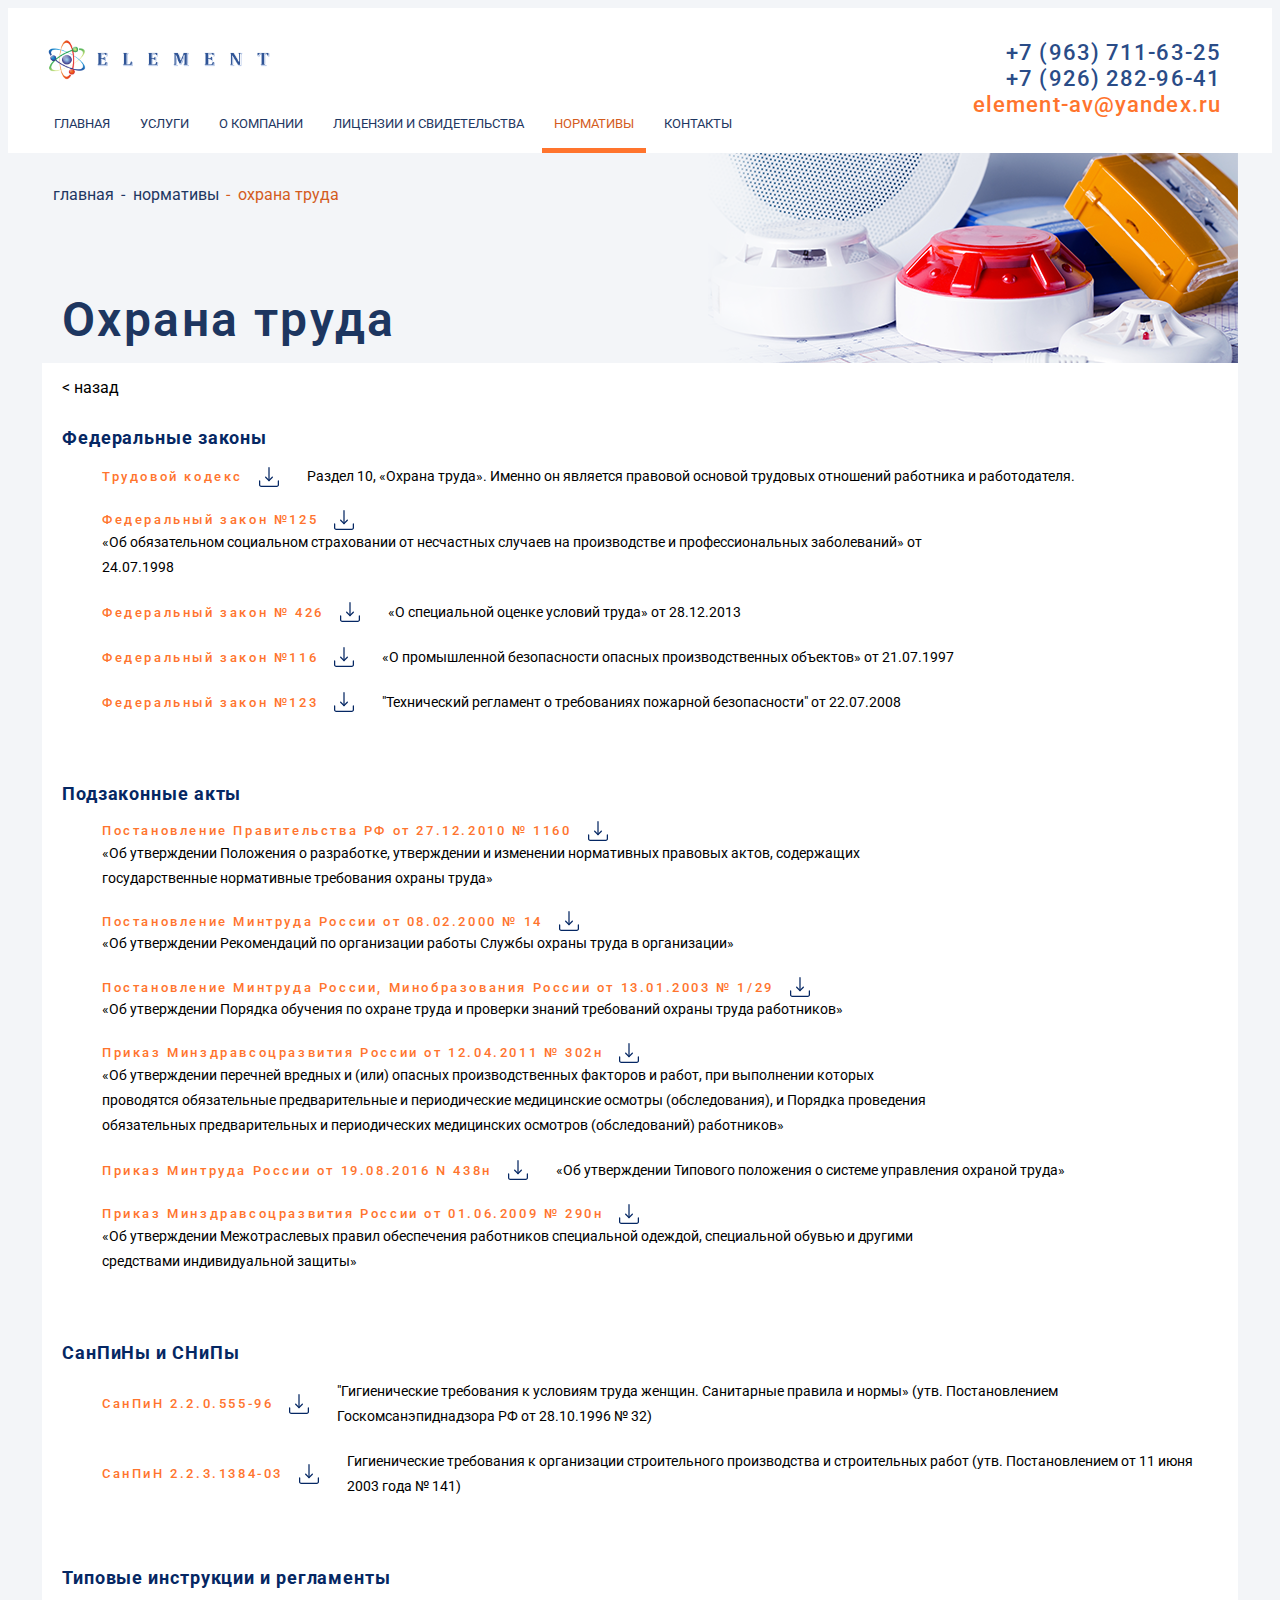
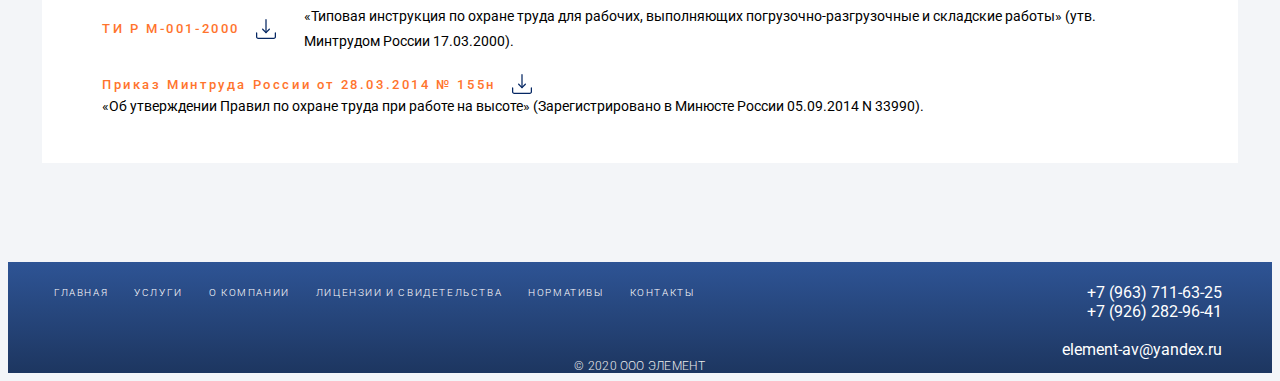
<file: pages/standards/labour-protection/labour-protection.html>
<!DOCTYPE html>
<html lang="ru">
<head>
    <meta charset="UTF-8">
    <meta name="viewport" content="width=device-width, initial-scale=1.0">
    <!-- Latest compiled and minified CSS -->
    <link rel="stylesheet" href="https://stackpath.bootstrapcdn.com/bootstrap/3.4.0/css/bootstrap.min.css" integrity="sha384-PmY9l28YgO4JwMKbTvgaS7XNZJ30MK9FAZjjzXtlqyZCqBY6X6bXIkM++IkyinN+" crossorigin="anonymous">
    <!-- Latest compiled and minified JavaScript -->
    <script src="https://code.jquery.com/jquery-1.12.4.min.js" integrity="sha384-nvAa0+6Qg9clwYCGGPpDQLVpLNn0fRaROjHqs13t4Ggj3Ez50XnGQqc/r8MhnRDZ" crossorigin="anonymous"></script>
    <script src="https://stackpath.bootstrapcdn.com/bootstrap/3.4.0/js/bootstrap.min.js" integrity="sha384-vhJnz1OVIdLktyixHY4Uk3OHEwdQqPppqYR8+5mjsauETgLOcEynD9oPHhhz18Nw" crossorigin="anonymous"></script>
    <link href="https://fonts.googleapis.com/css?family=Roboto:100,300,400,500,600&display=swap&subset=cyrillic" rel="stylesheet">
    <link rel="stylesheet" href="./css/labour-protection.css">
    <title>ООО Элемент</title>
</head>
<body>
    <header>
        <div class="header wrapper">
            <div class="header-box">
                <div class="header-box-company">
                    <div class="header-box-company__logo"><img src="../../../img/logo.png" alt="Логотип компании Элемент"></div>
                    <!-- <div class="company-name">Element</div> -->
                </div>
                <div class="header-box-contacts">
                    <div class="header-box__contacts__phone">
                        <a href="tel: +79637116325" class="link">+7 (963) 711-63-25</a>
                        <a href="tel: +79262829641" class="link">+7 (926) 282-96-41</a>
                    </div>
                    <a href="mailto: element-av@yandex.ru" class="link header-box__contacts__email">element-av@yandex.ru</a>
                </div>
            </div>
            <div class="navigation-menu-button">
                <div class="navigation-burger"></div>
                <span class="navigation-menu-button__title"></span>
            </div>
            <nav class="navigation">
                <ul class="navigation-list">
                    <li class="navigation-list__item"><a href="../../../" class="nav-link">Главная</a></li>
                    <li class="navigation-list__item"><a href="../../services/services.html" class="nav-link">Услуги</a></li>
                    <li class="navigation-list__item"><a href="../../about/about.html" class="nav-link">О компании</a></li>
                    <li class="navigation-list__item"><a href="../../licenses/licenses.html" class="nav-link">Лицензии и Свидетельства</a></li>
                    <li class="navigation-list__item"><a href="../standards.html" class="nav-link nav-link-active">Нормативы</a></li>
                    <li class="navigation-list__item"><a href="../../contacts/contacts.html" class="nav-link">Контакты</a></li>
                </ul>
                <div class="navigation__close"></div>
            </nav>
        </div>
    </header>
    <main>
        <div class="content wrapper">
            <div class="content-breadcrumbs">
                <ul class="content-breadcrumbs__list">
                    <li class="content-breadcrumbs__list-item"><a href="../../../" class="content-breadcrumbs__link">главная</a></li>
                    <li class="content-breadcrumbs__list-item"><a href="../standards.html" class="content-breadcrumbs__link">нормативы</a></li>
                    <li class="content-breadcrumbs__list-item"><a href="./labour-protection.html" class="content-breadcrumbs__link content-breadcrumbs__link-active">охрана труда</a></li>
                </ul>
            </div>
            <div class="content-title">
                <h1 class="content-title__text">Охрана труда</h1>
            </div>
            <div class="labour-protection content-box">
                <div class="back-button">
                    <a href="../standards.html" class="link">&lt; назад</a>
                </div>
                <div class="content-box__text">
                    <h4 class="content-box__text-title">Федеральные законы</h4>
                    <div class="content-box__text-group">
                        <ul class="text-group__list">
                            <li class="text-group__list-item">
                                <span>Трудовой кодекс</span>
                                <a href="../../../source/standards/labour-protection/Трудовой Кодекс.doc" class="link list-item-link"></a>
                                <p class="list-item-discription">Раздел 10, «Охрана труда». Именно он является правовой основой трудовых отношений работника и работодателя.</p>
                            </li>
                            <li class="text-group__list-item">
                                <span>Федеральный закон №125</span>
                                <a href="../../../source/standards/labour-protection/Федеральный Закон 125-ФЗ.docx" class="link list-item-link"></a>
                                <p class="list-item-discription">«Об обязательном социальном страховании от несчастных случаев на производстве и профессиональных заболеваний» от 24.07.1998</p>
                            </li>
                            <li class="text-group__list-item">
                                <span>Федеральный закон № 426</span>
                                <a href="../../../source/standards/labour-protection/Федеральный закон 426-ФЗ.doc" class="link list-item-link"></a>
                                <p class="list-item-discription">«О специальной оценке условий труда» от 28.12.2013</p>
                            </li>
                            <li class="text-group__list-item">
                                <span>Федеральный закон №116</span>
                                <a href="../../../source/standards/labour-protection/Федеральный закон № 116-ФЗ.docx" class="link list-item-link"></a>
                                <p class="list-item-discription">«О промышленной безопасности опасных производственных объектов» от 21.07.1997</p>
                            </li>
                            <li class="text-group__list-item">
                                <span>Федеральный закон №123</span>
                                <a href="../../../source/standards/labour-protection/Федеральный закон №123-ФЗ.doc" class="link list-item-link"></a>
                                <p class="list-item-discription">"Технический регламент о требованиях пожарной безопасности" от 22.07.2008</p>
                            </li>
                        </ul>
                    </div>
                </div>
                <div class="content-box__text">
                    <h4 class="content-box__text-title">Подзаконные акты</h4>
                    <div class="content-box__text-group">
                        <ul class="text-group__list">
                            <li class="text-group__list-item">
                                <span>Постановление Правительства РФ от 27.12.2010 № 1160</span>
                                <a href="../../../source/standards/labour-protection/ПП РФ 1160.docx" class="link list-item-link"></a>
                                <p class="list-item-discription">«Об утверждении Положения о разработке, утверждении и изменении нормативных правовых актов, содержащих государственные нормативные требования охраны труда»</p>
                            </li>
                            <li class="text-group__list-item">
                                <span>Постановление Минтруда России от 08.02.2000 № 14</span>
                                <a href="../../../source/standards/labour-protection/Постановление Минтруда РФ 14.docx" class="link list-item-link"></a>
                                <p class="list-item-discription">«Об утверждении Рекомендаций по организации работы Службы охраны труда в организации»</p>
                            </li>
                            <li class="text-group__list-item">
                                <span>Постановление Минтруда России, Минобразования России от 13.01.2003 № 1/29</span>
                                <a href="../../../source/standards/labour-protection/Постановление Минтруда РФ 1, Минобразования РФ 29.docx" class="link list-item-link"></a>
                                <p class="list-item-discription">«Об утверждении Порядка обучения по охране труда и проверки знаний требований охраны труда работников»</p>
                            </li>
                            <li class="text-group__list-item">
                                <span>Приказ Минздравсоцразвития России от 12.04.2011 № 302н</span>
                                <a href="../../../source/standards/labour-protection/Приказ Минздравсоцразвития 302Н.docx" class="link list-item-link"></a>
                                <p class="list-item-discription">«Об утверждении перечней вредных и (или) опасных производственных факторов и работ, при выполнении которых проводятся обязательные предварительные и периодические медицинские осмотры (обследования), и Порядка проведения обязательных предварительных и периодических медицинских осмотров (обследований) работников»</p>
                            </li>
                            <li class="text-group__list-item">
                                <span>Приказ Минтруда России от 19.08.2016 N 438н</span>
                                <a href="../../../source/standards/labour-protection/Приказ Минтруда 438н.docx" class="link list-item-link"></a>
                                <p class="list-item-discription">«Об утверждении Типового положения о системе управления охраной труда»</p>
                            </li>
                            <li class="text-group__list-item">
                                <span>Приказ Минздравсоцразвития России от 01.06.2009 № 290н</span>
                                <a href="../../../source/standards/labour-protection/Приказ Минздравсоцразвития 290Н.docx" class="link list-item-link"></a>
                                <p class="list-item-discription">«Об утверждении Межотраслевых правил обеспечения работников специальной одеждой, специальной обувью и другими средствами индивидуальной защиты»</p>
                            </li>
                        </ul>
                    </div>
                </div>
                <div class="content-box__text">
                    <h4 class="content-box__text-title">СанПиНы и СНиПы</h4>
                    <div class="content-box__text-group">
                        <ul class="text-group__list">
                            <li class="text-group__list-item">
                                <span>СанПиН 2.2.0.555-96</span>
                                <a href="../../../source/standards/labour-protection/СанПиН 2.2.0.555-96 .docx" class="link list-item-link"></a>
                                <p class="list-item-discription">"Гигиенические требования к условиям труда женщин. Санитарные правила и нормы» (утв. Постановлением Госкомсанэпиднадзора РФ от 28.10.1996 № 32)</p>
                            </li>
                            <li class="text-group__list-item">
                                <span>СанПиН 2.2.3.1384-03</span>
                                <a href="../../../source/standards/labour-protection/СанПиН 2.2.3.1384-03.docx" class="link list-item-link"></a>
                                <p class="list-item-discription">Гигиенические требования к организации строительного производства и строительных работ (утв. Постановлением от 11 июня 2003 года № 141)</p>
                            </li>
                        </ul>
                    </div>
                </div>
                <div class="content-box__text">
                    <h4 class="content-box__text-title">Типовые инструкции и регламенты</h4>
                    <div class="content-box__text-group">
                        <ul class="text-group__list">
                            <li class="text-group__list-item">
                                <span>ТИ Р М-001-2000</span>
                                <a href="../../../source/standards/labour-protection/Типовая инструкция по охране труда для рабочих, выполняющих погрузочно - разгрузочные и складские.rtf" class="link list-item-link"></a>
                                <p class="list-item-discription">«Типовая инструкция по охране труда для рабочих, выполняющих погрузочно-разгрузочные и складские работы» (утв. Минтрудом России 17.03.2000).</p>
                            </li>
                            <li class="text-group__list-item">
                                <span>Приказ Минтруда России от 28.03.2014 № 155н</span>
                                <a href="../../../source/standards/labour-protection/Правила по охране труда при работе на высоте.doc" class="link list-item-link"></a>
                                <p class="list-item-discription">«Об утверждении Правил по охране труда при работе на высоте» (Зарегистрировано в Минюсте России 05.09.2014 N 33990).</p>
                            </li>
                        </ul>
                    </div>
                </div>
            </div>
            <div class="main-background"></div>
        </div>
        <!-- <div class="main-background"></div> -->
    </main>
    <footer>
        <div class="footer wrapper">
            <div class="footer-box">
                <nav class="navigation">
                    <ul class="navigation-list">
                        <li class="navigation-list__item"><a href="../../../" class="nav-link">Главная</a></li>
                        <li class="navigation-list__item"><a href="../../services/services.html" class="nav-link">Услуги</a></li>
                        <li class="navigation-list__item"><a href="../../about/about.html" class="nav-link">О компании</a></li>
                        <li class="navigation-list__item"><a href="../../licenses/licenses.html" class="nav-link">Лицензии и Свидетельства</a></li>
                        <li class="navigation-list__item"><a href="../../standards/standards.html" class="nav-link">Нормативы</a></li>
                        <li class="navigation-list__item"><a href="../../contacts/contacts.html" class="nav-link">Контакты</a></li>
                    </ul>
                </nav>
                <div class="footer-box__contacts">
                    <a href="tel: +79637116325" class="link phone">+7 (963) 711-63-25</a>
                    <a href="tel: +79262829641" class="link phone">+7 (926) 282-96-41</a><br>
                    <a href="mailto: element-av@yandex.ru" class="link">element-av@yandex.ru</a>
                </div>
            </div>
            <div class="copyright">
                <span class="copyright-text">© 2020 ООО ЭЛЕМЕНТ</span>
            </div>
        </div>
    </footer>
    <div class="backtotop">
        <a href="#" class="backtotop-button"></a>
    </div>
</body>
<script src="../../../js/main.js"></script>
</html>
</file>
<file: css/main.css>
@import url('./global.css');
@import url('./header.css');
@import url('./footer.css');
@import url('./main-import.css');
@import url('./tablet.css');
@import url('./mobile.css');
</file>
<file: pages/contacts/css/contacts.css>
@import url('../../../css/global.css');
@import url('../../../css/header.css');
@import url('../../../css/footer.css');
@import url('./contacts-import.css');
@import url('../../../css/tablet.css');
@import url('../../../css/mobile.css');
</file>
<file: pages/licenses/css/licenses.css>
@import url('../../../css/global.css');
@import url('../../../css/header.css');
@import url('../../../css/footer.css');
@import url('./licenses-import.css');
@import url('../../../css/tablet.css');
@import url('../../../css/mobile.css');
</file>
<file: pages/services/css/services.css>
@import url('../../../css/global.css');
@import url('../../../css/header.css');
@import url('../../../css/footer.css');
@import url('./services-import.css');
@import url('../../../css/tablet.css');
@import url('../../../css/mobile.css');
</file>
<file: pages/standards/css/standards.css>
@import url('../../../css/global.css');
@import url('../../../css/header.css');
@import url('../../../css/footer.css');
@import url('./standards-import.css');
@import url('../../../css/tablet.css');
@import url('../../../css/mobile.css');
</file>
<file: pages/standards/fire-safety/css/fire-safety.css>
@import url('../../../../css/global.css');
@import url('../../../../css/header.css');
@import url('../../../../css/footer.css');
@import url('./fire-safety-import.css');
@import url('../../../../css/tablet.css');
@import url('../../../../css/mobile.css');
</file>
<file: pages/standards/labour-protection/css/labour-protection.css>
@import url('../../../../css/global.css');
@import url('../../../../css/header.css');
@import url('../../../../css/footer.css');
@import url('./labour-protection-import.css');
@import url('../../../../css/tablet.css');
@import url('../../../../css/mobile.css');
</file>
